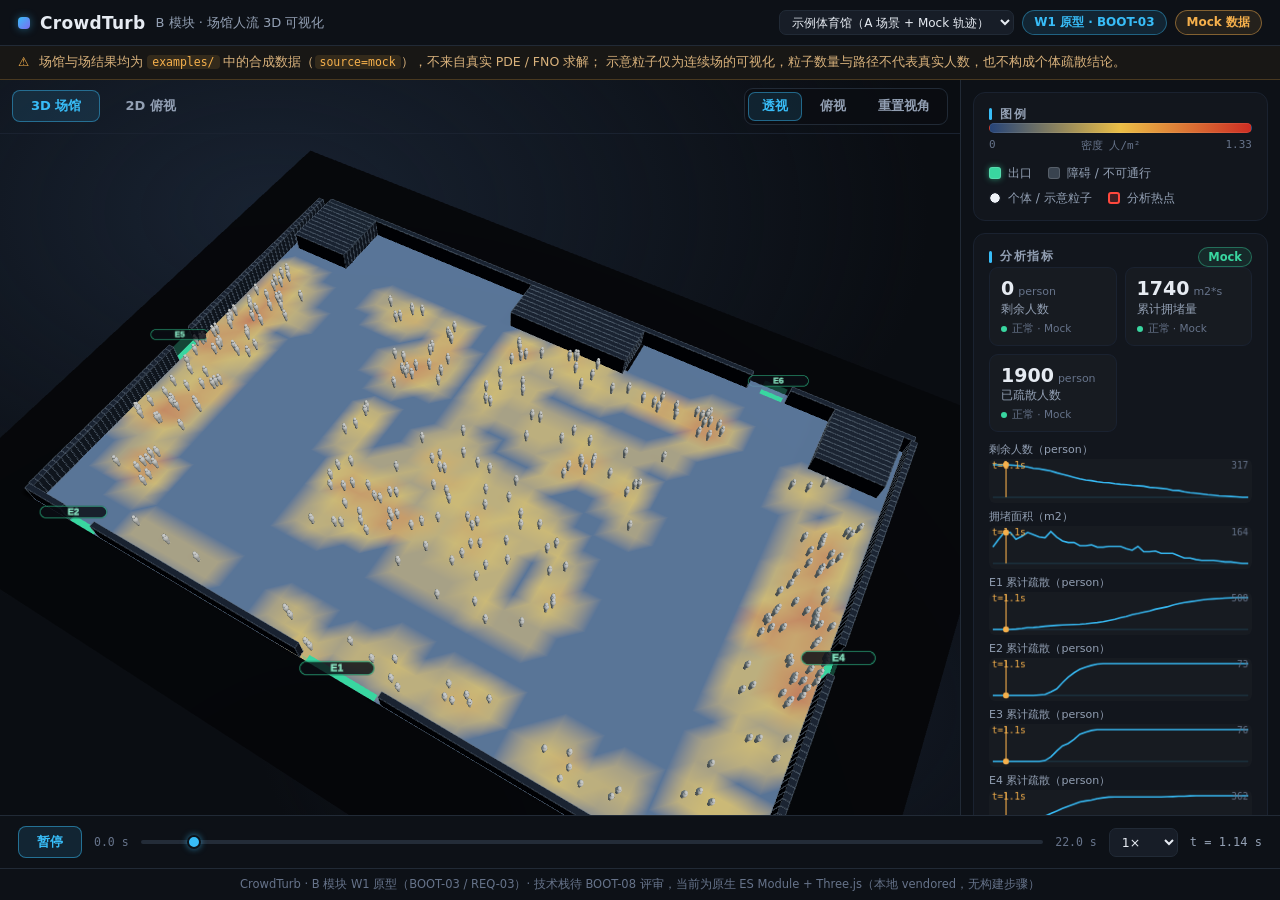
<file: apps/web/prototype/index.html>
<!DOCTYPE html>
<html lang="zh-CN">
<head>
  <meta charset="UTF-8" />
  <meta name="viewport" content="width=device-width, initial-scale=1.0" />
  <title>CrowdTurb — B 模块可视化原型（Mock 数据）</title>
  <link rel="stylesheet" href="./style.css" />
  <script type="importmap">
    {
      "imports": {
        "three": "./lib/three.module.js",
        "three/addons/": "./lib/"
      }
    }
  </script>
</head>
<body>
  <header class="app-header">
    <div class="brand">
      <span class="brand-mark" aria-hidden="true"></span>
      <span class="brand-name">CrowdTurb</span>
      <span class="brand-sub">B 模块 · 场馆人流 3D 可视化</span>
    </div>
    <div class="header-badges">
      <select id="dataset-select" aria-label="数据集" title="切换数据集">
        <option value="gym">示例体育馆（A 场景 + Mock 轨迹）</option>
        <option value="legacy-mock">W1 Mock 小样例（4×3）</option>
      </select>
      <span class="badge badge-w1">W1 原型 · BOOT-03</span>
      <span class="badge badge-mock">Mock 数据</span>
    </div>
  </header>

  <div class="mock-banner" role="note">
    <span class="mock-banner-icon" aria-hidden="true">⚠</span>
    <span>
      场馆与场结果均为 <code>examples/</code> 中的合成数据（<code>source=mock</code>），不来自真实 PDE / FNO 求解；
      示意粒子仅为连续场的可视化，粒子数量与路径不代表真实人数，也不构成个体疏散结论。
    </span>
  </div>

  <main class="layout">
    <section class="stage">
      <div class="stage-tabs" role="tablist" aria-label="视图切换">
        <button id="tab-3d" type="button" role="tab" class="stage-tab active" aria-selected="true" aria-controls="viewport-3d">3D 场馆</button>
        <button id="tab-2d" type="button" role="tab" class="stage-tab" aria-selected="false" aria-controls="view-2d-pane">2D 俯视</button>
        <div class="stage-spacer"></div>
        <div class="view-toolbar" role="group" aria-label="3D 视角切换">
          <button id="btn-view-persp" type="button" class="view-btn active">透视</button>
          <button id="btn-view-top" type="button" class="view-btn">俯视</button>
          <button id="btn-view-reset" type="button" class="view-btn">重置视角</button>
        </div>
      </div>

      <div id="viewport-3d" class="viewport-3d" role="tabpanel" aria-label="3D 场馆视图"></div>

      <div id="view-2d-pane" class="view-2d-pane hidden" role="tabpanel">
        <canvas id="view-2d" width="1200" height="900"></canvas>
        <p id="cell-info" class="hint cell-info-bar">将鼠标移到俯视图上查看单元数据。</p>
      </div>
    </section>

    <aside class="sidebar">
      <div class="panel">
        <h2>图例</h2>
        <div class="legend-gradient">
          <span id="legend-threshold" class="legend-notch" hidden></span>
        </div>
        <div class="legend-scale-labels">
          <span>0</span>
          <span>密度 人/m²</span>
          <span id="legend-dmax">—</span>
        </div>
        <div class="legend-items">
          <div class="legend-item"><span class="swatch exit"></span>出口</div>
          <div class="legend-item"><span class="swatch obstacle"></span>障碍 / 不可通行</div>
          <div class="legend-item"><span class="swatch particle"></span>个体 / 示意粒子</div>
          <div class="legend-item"><span class="swatch hotspot"></span>分析热点</div>
        </div>
      </div>

      <div class="panel" id="analysis-panel">
        <div class="panel-head-row">
          <h2>分析指标</h2>
          <span id="analysis-source" class="status-badge">—</span>
        </div>
        <div id="analysis-body" class="analysis-body">
          <p class="hint">正在加载分析结果…</p>
        </div>
      </div>

      <div class="panel">
        <div class="panel-head-row">
          <h2>数据与契约自检</h2>
          <span id="status-summary" class="status-badge ok">…</span>
          <button id="status-toggle" type="button" class="btn-ghost" aria-expanded="false">详情</button>
        </div>
        <ul id="status" class="status-list hidden"><li class="pending">正在加载 Mock 数据…</li></ul>
      </div>
    </aside>
  </main>

  <div class="controls-bar">
    <button id="btn-play" type="button" class="btn-primary">暂停</button>
    <span id="time-min" class="time-bound">0.0 s</span>
    <input id="timeline" type="range" min="0" max="1000" step="1" value="0" aria-label="时间轴" />
    <span id="time-max" class="time-bound">1.0 s</span>
    <select id="speed" aria-label="播放倍速">
      <option value="0.5">0.5×</option>
      <option value="1" selected>1×</option>
      <option value="2">2×</option>
      <option value="4">4×</option>
    </select>
    <span id="time-label" class="time-label">t = 0.00 s</span>
  </div>

  <footer class="page-footer">
    CrowdTurb · B 模块 W1 原型（BOOT-03 / REQ-03）· 技术栈待 BOOT-08 评审，当前为原生 ES Module + Three.js（本地 vendored，无构建步骤）
  </footer>

  <script type="module" src="./main.js"></script>
</body>
</html>
</file>
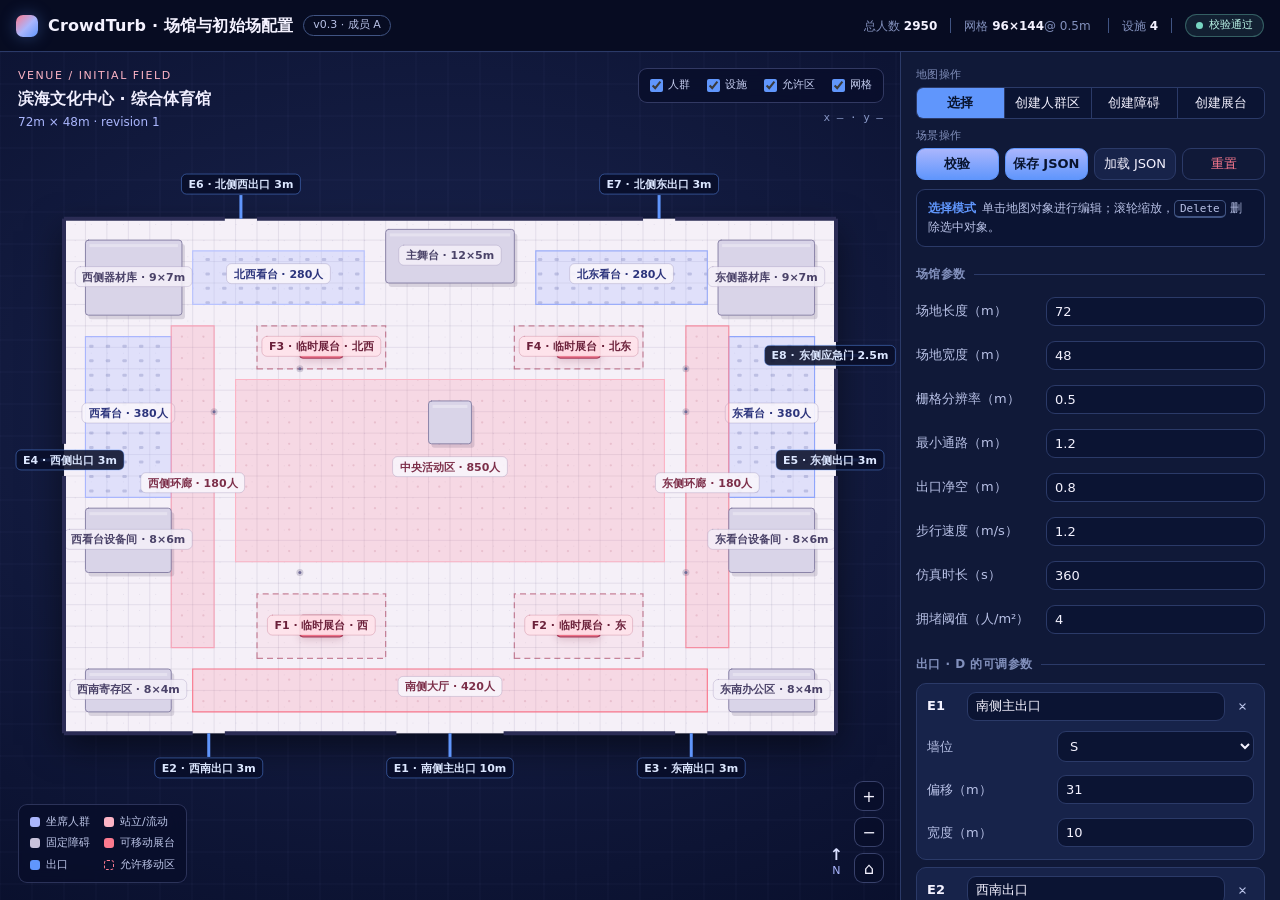
<file: apps/web/scene-config/editor/editor.html>
<!DOCTYPE html>
<html lang="zh-CN">
<head>
<meta charset="UTF-8">
<meta name="viewport" content="width=device-width, initial-scale=1.0">
<title>CrowdTurb — 场馆与初始场配置编辑器 v0.3（成员 A）</title>
<style>
  :root {
    color-scheme: dark;
    --bg:#080e2a; --panel:#101938; --card:#17234a; --card-hover:#1f2d58;
    --field:#0b1433; --border:#2b3a68; --border-strong:#405483;
    --text:#f4f2ff; --muted:#b8c1e6; --faint:#8290bc;
    --accent:#6096fc; --accent-deep:#112b8c; --ok:#77d6c2;
    --warn:#fcb4c5; --danger:#fb7a8f; --facility:#fb7a8f;
    --font-sans:"Inter","HarmonyOS Sans SC","MiSans",system-ui,-apple-system,BlinkMacSystemFont,
      "Segoe UI","PingFang SC","Microsoft YaHei UI","Microsoft YaHei",sans-serif;
    --font-mono:"Cascadia Code","SFMono-Regular",Consolas,monospace;
    --text-xs:11px; --text-sm:12px; --text-base:13px; --text-md:14px; --text-lg:16px;
    --weight-regular:400; --weight-semibold:600;
  }
  * { box-sizing:border-box; }
  body { margin:0; height:100vh; display:flex; flex-direction:column; overflow:hidden;
    font:var(--text-base)/1.5 var(--font-sans); font-weight:var(--weight-regular);
    -webkit-font-smoothing:antialiased; text-rendering:optimizeLegibility;
    color:var(--text); background:var(--bg); }
  b,strong { font-weight:var(--weight-semibold); }
  ::-webkit-scrollbar { width:9px; height:9px; }
  ::-webkit-scrollbar-thumb { background:var(--border); border-radius:6px; border:2px solid var(--panel); }
  ::-webkit-scrollbar-track { background:transparent; }
  header { min-height:52px; background:#070c22; border-bottom:1px solid var(--border);
    padding:8px 16px; display:flex; align-items:center; gap:10px; flex-wrap:wrap; }
  .logo { width:22px; height:22px; border-radius:7px; flex:none;
    background:linear-gradient(135deg,#fb7a8f,#aab6fd 52%,#6096fc); box-shadow:0 0 16px rgba(96,150,252,.34); }
  header h1 { font-size:var(--text-lg); font-weight:var(--weight-semibold); margin:0; letter-spacing:.01em; }
  .chip { font-size:var(--text-xs); color:var(--muted); border:1px solid var(--border-strong);
    border-radius:999px; padding:1px 9px; white-space:nowrap; }
  .summary { margin-left:auto; display:flex; align-items:center; gap:13px; color:var(--muted);
    font-size:var(--text-sm); flex-wrap:wrap; }
  .summary b { color:var(--text); font-weight:var(--weight-semibold); font-variant-numeric:tabular-nums; }
  .summary i { font-style:normal; margin-right:4px; color:var(--faint); }
  .summary .sep { width:1px; height:15px; background:var(--border-strong); }
  .pill { display:inline-flex; align-items:center; gap:6px; border-radius:999px; padding:2px 10px;
    font-size:var(--text-xs); border:1px solid transparent; white-space:nowrap; }
  .pill .dot { width:7px; height:7px; border-radius:50%; }
  .pill.ok { color:#b8f2e5; background:rgba(119,214,194,.1); border-color:rgba(119,214,194,.34); }
  .pill.ok .dot { background:var(--ok); }
  .pill.warn { color:#ffd9e4; background:rgba(252,180,197,.1); border-color:rgba(252,180,197,.36); }
  .pill.warn .dot { background:var(--warn); }
  .pill.error { color:#ffc4d0; background:rgba(251,122,143,.11); border-color:rgba(251,122,143,.4); }
  .pill.error .dot { background:var(--danger); }
  .pill.idle { color:var(--muted); background:var(--card); border-color:var(--border); }
  .pill.idle .dot { background:var(--faint); }

  main { flex:1; display:flex; min-height:0; }
  #canvasWrap { flex:1; position:relative; min-width:420px; overflow:hidden;
    background:radial-gradient(1200px 850px at 48% 42%,#1b2550 0%,#080e2a 76%); }
  canvas { position:absolute; inset:0; width:100%; height:100%; touch-action:none; }
  #panel { width:380px; flex:none; background:var(--panel); border-left:1px solid var(--border);
    overflow-y:auto; padding:14px 15px 24px; font-family:var(--font-sans);
    font-size:var(--text-md); line-height:1.55; font-weight:var(--weight-regular); }
  #panel button { font-size:var(--text-base); }
  .map-title { position:absolute; left:18px; top:16px; pointer-events:none; z-index:2; }
  .map-title .eyebrow { color:#fcb4c5; font-size:var(--text-xs); letter-spacing:.14em; text-transform:uppercase; }
  .map-title .name { margin-top:2px; font-size:var(--text-lg); font-weight:var(--weight-semibold); color:#f1efff; }
  .map-title .sub { color:#aab6fd; font-size:var(--text-sm); margin-top:2px; }
  .layers { position:absolute; right:16px; top:16px; z-index:3; display:flex; gap:5px; flex-wrap:wrap;
    padding:5px; border:1px solid rgba(170,182,253,.26); border-radius:9px; background:rgba(8,14,42,.78);
    backdrop-filter:blur(8px); }
  .layers label { display:flex; align-items:center; gap:5px; color:#c6cef0; font-size:var(--text-xs);
    padding:3px 6px; border-radius:5px; cursor:pointer; }
  .layers label:hover { background:rgba(96,150,252,.16); }
  .layers input { accent-color:var(--accent); margin:0; }
  .legend { position:absolute; left:18px; bottom:17px; z-index:2; display:grid; grid-template-columns:repeat(2,auto);
    gap:5px 14px; padding:9px 11px; border:1px solid rgba(170,182,253,.22); border-radius:9px;
    background:rgba(8,14,42,.78); backdrop-filter:blur(8px); color:#bdc6e8; font-size:var(--text-xs); pointer-events:none; }
  .legend span { display:flex; align-items:center; gap:6px; white-space:nowrap; }
  .legend i { width:10px; height:10px; border-radius:3px; display:inline-block; }
  .map-tools { position:absolute; right:16px; bottom:17px; z-index:3; display:flex; flex-direction:column; gap:6px; }
  .map-tools button { width:30px; height:30px; justify-content:center; padding:0; font-size:16px;
    background:rgba(8,14,42,.82); border-color:rgba(170,182,253,.3); }
  .north { position:absolute; right:57px; bottom:21px; z-index:2; color:#aab6fd; font-size:var(--text-xs); text-align:center; pointer-events:none; }
  .north b { display:block; font-size:var(--text-lg); line-height:1; color:#d9dfff; }
  #coordReadout { position:absolute; right:17px; top:58px; z-index:2; color:#8998c7;
    font:var(--text-xs)/1.4 var(--font-mono); pointer-events:none; }

  .toolbar { display:grid; gap:8px; margin-bottom:9px; }
  .toolbar-caption { margin:0 0 4px; color:var(--faint); font-size:var(--text-xs); letter-spacing:.04em; }
  .toolbar-actions { display:grid; grid-template-columns:repeat(4,minmax(0,1fr)); gap:6px; }
  .toolbar-actions button { justify-content:center; padding:6px 4px; white-space:nowrap; }
  .seg { display:grid; grid-template-columns:repeat(4,minmax(0,1fr)); border:1px solid var(--border); border-radius:7px; overflow:hidden; background:var(--field); }
  .seg button { justify-content:center; border:0; border-radius:0; background:transparent; padding:6px 4px; white-space:nowrap; }
  .seg button + button { border-left:1px solid var(--border); }
  .seg button.active { background:var(--accent); color:#08142f; }
  button,input,select,textarea { font-family:inherit; }
  button { display:inline-flex; align-items:center; gap:6px; padding:7px 10px; border:1px solid var(--border);
    border-radius:9px; background:var(--card); color:var(--text); cursor:pointer;
    font-size:var(--text-base); font-weight:var(--weight-regular);
    transition:background .15s,border-color .15s,color .15s; }
  button:hover { background:var(--card-hover); border-color:var(--border-strong); }
  button.primary { background:linear-gradient(180deg,#aab6fd,#6096fc); border-color:#6096fc; color:#08142f; font-weight:var(--weight-semibold); }
  button.primary:hover { background:linear-gradient(180deg,#bcc6ff,#74a7ff); }
  button.ghost-danger { background:transparent; color:var(--danger); }
  button.ghost-danger:hover { background:rgba(251,122,143,.12); border-color:rgba(251,122,143,.48); }
  button.active { background:var(--accent); border-color:var(--accent); color:#08142f; font-weight:var(--weight-semibold); }
  button svg { width:13px; height:13px; flex:none; }
  .iconbtn { padding:2px; width:23px; height:23px; justify-content:center; border-radius:6px;
    color:var(--muted); background:transparent; border-color:transparent; }
  .iconbtn:hover { color:var(--danger); background:rgba(251,122,143,.12); border-color:transparent; }
  .iconbtn svg { width:11px; height:11px; }

  h3 { font-size:var(--text-sm); font-weight:var(--weight-semibold); color:var(--faint); letter-spacing:.04em; margin:18px 0 9px;
    display:flex; align-items:center; gap:8px; }
  h3::after { content:""; flex:1; height:1px; background:var(--border); }
  .row { display:flex; gap:6px; align-items:center; margin:5px 0; flex-wrap:wrap; }
  .param-form { display:grid; gap:8px; }
  .param-row { display:grid; grid-template-columns:120px minmax(0,1fr); gap:10px; align-items:center; min-height:36px; }
  .param-label { color:var(--muted); font-size:var(--text-base); line-height:1.4; }
  .param-control { min-width:0; display:flex; align-items:center; gap:6px; }
  .param-control > input,.param-control > select { width:100%; min-width:0; }
  .param-control .readonly { display:block; width:100%; padding:6px 9px; border:1px solid var(--border);
    border-radius:9px; background:rgba(11,20,51,.55); color:var(--text); font-size:var(--text-base); }
  .actions { display:flex; gap:7px; flex-wrap:wrap; align-items:center; margin-top:11px; }
  input,select { padding:6px 8px; border:1px solid var(--border); border-radius:9px; font-size:var(--text-base);
    width:100%; background:var(--field); color:var(--text); font-variant-numeric:tabular-nums; }
  input:focus,select:focus { outline:none; border-color:var(--accent); box-shadow:0 0 0 2px rgba(96,150,252,.22); }
  input.wide { width:100%; }
  input[type=checkbox] { width:auto; accent-color:var(--accent); }
  .item { border:1px solid var(--border); border-radius:10px; background:var(--card); padding:8px 10px;
    margin:7px 0; cursor:pointer; font-size:var(--text-base); transition:border-color .15s,background .15s; }
  .item:hover { background:var(--card-hover); }
  .item.sel { border-color:var(--accent); background:rgba(96,150,252,.1); }
  .item.fac.sel { border-color:var(--facility); background:rgba(251,122,143,.1); }
  .item .nm { font-weight:var(--weight-semibold); }
  .item .sub { color:var(--muted); }
  .swatch { display:inline-block; width:9px; height:9px; border-radius:3px; margin-right:6px; vertical-align:baseline; }
  .mini { font-size:var(--text-xs); color:var(--muted); white-space:nowrap; }
  .exit-head { display:grid; grid-template-columns:34px minmax(0,1fr) 23px; gap:6px; align-items:center; margin:0; }
  .exit-head input { width:100%; min-width:0; }
  .exit-props { display:grid; gap:7px; margin-top:8px; }
  .tag { font-style:normal; font-size:var(--text-xs); color:var(--warn); border:1px solid rgba(252,180,197,.4);
    border-radius:5px; padding:0 4px; margin-left:5px; }
  .prob { border-radius:9px; padding:8px 10px; margin:6px 0; font-size:var(--text-base); display:flex; gap:8px;
    align-items:baseline; border:1px solid transparent; }
  .prob .pdot { flex:none; width:7px; height:7px; border-radius:50%; position:relative; top:-1px; }
  .prob.error { background:rgba(251,122,143,.1); border-color:rgba(251,122,143,.34); color:#ffc4d0; }
  .prob.error .pdot { background:var(--danger); }
  .prob.warning { background:rgba(252,180,197,.09); border-color:rgba(252,180,197,.32); color:#ffd9e4; }
  .prob.warning .pdot { background:var(--warn); }
  .hint { color:var(--muted); font-size:var(--text-sm); }
  .val-ok { color:var(--ok); font-weight:var(--weight-semibold); }
  .val-over { color:var(--warn); font-weight:var(--weight-semibold); }
  .facility-badge { color:#ffd0dc; border:1px solid rgba(251,122,143,.42); background:rgba(251,122,143,.1);
    border-radius:6px; padding:0 5px; font-size:var(--text-xs); }
  kbd { font:var(--text-xs)/1 var(--font-mono); background:var(--field); border:1px solid var(--border-strong);
    border-bottom-width:2px; border-radius:5px; padding:1px 5px; color:var(--muted); }
  .checkline { display:flex; align-items:center; gap:7px; color:var(--muted); font-size:var(--text-base); }
  .mode-hint { margin:0 0 9px; padding:9px 11px; border:1px solid var(--border); border-radius:9px;
    background:var(--field); color:var(--muted); font-size:var(--text-sm); line-height:1.6; }
  .mode-hint b { color:var(--accent); font-weight:var(--weight-semibold); margin-right:6px; }
  .action-notice { margin:0 0 9px; padding:9px 11px; border:1px solid rgba(96,150,252,.34);
    border-radius:9px; background:rgba(96,150,252,.09); color:#dce7ff; font-size:var(--text-sm); }
  .action-notice:empty { display:none; }
  .action-notice.success { border-color:rgba(119,214,194,.34); background:rgba(119,214,194,.09); color:#b8f2e5; }
  .action-notice.error { border-color:rgba(251,122,143,.4); background:rgba(251,122,143,.1); color:#ffc4d0; }
  @media (max-width:900px) {
    #panel { width:344px; padding-left:12px; padding-right:12px; }
    #canvasWrap { min-width:360px; }
    .param-row { grid-template-columns:112px minmax(0,1fr); }
  }
  @media (max-width:680px) {
    #panel { width:320px; }
    #canvasWrap { min-width:300px; }
    .param-row { grid-template-columns:104px minmax(0,1fr); }
  }
</style>
</head>
<body>
<header>
  <span class="logo"></span>
  <h1>CrowdTurb · 场馆与初始场配置</h1>
  <span class="chip">v0.3 · 成员 A</span>
  <div class="summary" id="summary">—</div>
</header>
<main>
  <div id="canvasWrap">
    <canvas id="cv"></canvas>
    <div class="map-title">
      <div class="eyebrow">Venue / Initial Field</div>
      <div class="name" id="mapName">综合体育馆</div>
      <div class="sub" id="mapSub">平面布置与初始人群配置</div>
    </div>
    <div class="layers">
      <label><input type="checkbox" id="layerZones" checked>人群</label>
      <label><input type="checkbox" id="layerFacilities" checked>设施</label>
      <label><input type="checkbox" id="layerRegions" checked>允许区</label>
      <label><input type="checkbox" id="layerGrid" checked>网格</label>
    </div>
    <div id="coordReadout">x — · y —</div>
    <div class="legend">
      <span><i style="background:#aab6fd"></i>坐席人群</span>
      <span><i style="background:#fcb4c5"></i>站立/流动</span>
      <span><i style="background:#c9c3dc"></i>固定障碍</span>
      <span><i style="background:#fb7a8f"></i>可移动展台</span>
      <span><i style="background:#6096fc"></i>出口</span>
      <span><i style="background:transparent;border:1px dashed #fb7a8f"></i>允许移动区</span>
    </div>
    <div class="north"><b>↑</b>N</div>
    <div class="map-tools">
      <button id="zoomIn" title="放大">+</button>
      <button id="zoomOut" title="缩小">−</button>
      <button id="fitView" title="适应窗口">⌂</button>
    </div>
  </div>
  <div id="panel">
    <div class="toolbar">
      <div>
        <div class="toolbar-caption">地图操作</div>
        <div class="seg">
          <button id="btnSelect" class="active" title="单击地图对象进行选择与编辑">选择</button>
          <button id="btnZone" title="切换模式后，在地图上拖拽创建人群区">创建人群区</button>
          <button id="btnObstacle" title="切换模式后，在地图上拖拽创建固定障碍">创建障碍</button>
          <button id="btnFacility" title="切换模式后，在地图上拖拽创建可移动展台">创建展台</button>
        </div>
      </div>
      <div>
        <div class="toolbar-caption">场景操作</div>
        <div class="toolbar-actions">
          <button id="btnCheck" class="primary" title="检查越界、重叠、出口、通路和人群覆盖">校验</button>
          <button id="btnSave" class="primary" title="校验后下载当前场景 JSON 文件">保存 JSON</button>
          <button id="btnLoad" title="打开本地场景 JSON 文件">加载 JSON</button>
          <button id="btnReset" class="ghost-danger" title="恢复内置复杂场馆示例，需确认">重置</button>
        </div>
      </div>
      <input type="file" id="fileIn" accept=".json" style="display:none">
    </div>
    <div id="modeHint" class="mode-hint" role="status" aria-live="polite"></div>
    <div id="actionNotice" class="action-notice" role="status" aria-live="polite"></div>
    <div id="problemBox"></div>
    <h3>场馆参数</h3>
    <div id="geoBox"></div>
    <h3>出口 · D 的可调参数</h3>
    <div id="exitBox"></div>
    <h3>通道 · D 的可调参数</h3>
    <div id="passageBox"></div>
    <h3>可移动设施 · D 的候选输入</h3>
    <div id="facilityBox"></div>
    <h3>选中对象</h3>
    <div id="selBox"></div>
    <h3>人群区列表</h3>
    <div id="zoneBox"></div>
  </div>
</main>
<script>
"use strict";

const VERSION = "0.3";
const EPS = 1e-9;
const JAM_DEFAULT = 4.0;
const WALL_MARGIN = 0.3;
const DEFAULT_MIN_PASSAGE = 0.9;
const DEFAULT_EXIT_CLEARANCE = 0.5;

const I = {
  plus:'<svg viewBox="0 0 16 16" fill="none" stroke="currentColor" stroke-width="1.7" stroke-linecap="round"><path d="M8 3.2v9.6M3.2 8h9.6"/></svg>',
  trash:'<svg viewBox="0 0 16 16" fill="none" stroke="currentColor" stroke-width="1.5" stroke-linecap="round" stroke-linejoin="round"><path d="M2.8 4.3h10.4M6.3 4.3V2.8h3.4v1.5M4.3 4.3l.7 9.2h6l.7-9.2"/><path d="M6.7 7v4.2M9.3 7v4.2"/></svg>',
  x:'<svg viewBox="0 0 16 16" fill="none" stroke="currentColor" stroke-width="1.8" stroke-linecap="round"><path d="M4.2 4.2l7.6 7.6M11.8 4.2l-7.6 7.6"/></svg>'
};

function defaultScene() {
  return {
    version: VERSION,
    meta: {
      name:"滨海文化中心 · 综合体育馆", author:"A", created:new Date().toISOString().slice(0,10),
      revision:1, parent_revision:null,
      notes:"v0.2 复杂场馆示例：分层看台、中央活动区、环形通道、固定功能房和四个可移动临时展台。参考公共建筑平面语言，非任何真实场馆复制。"
    },
    geometry: {
      size:[72.0,48.0], resolution:0.5,
      walls:[
        [14,15,22,15],[50,15,58,15],[14,34,22,34],[50,34,58,34],
        [14,18,14,30],[58,18,58,30]
      ],
      layout_policy:{ min_passage_width:1.2, exit_clearance:0.8 },
      obstacles:[
        { name:"主舞台", x:30, y:42, w:12, h:5 },
        { name:"西侧器材库", x:2, y:39, w:9, h:7 },
        { name:"东侧器材库", x:61, y:39, w:9, h:7 },
        { name:"西看台设备间", x:2, y:15, w:8, h:6 },
        { name:"东看台设备间", x:62, y:15, w:8, h:6 },
        { name:"西南寄存区", x:2, y:2, w:8, h:4 },
        { name:"东南办公区", x:62, y:2, w:8, h:4 },
        { name:"中央电子屏基座", x:34, y:27, w:4, h:4 }
      ],
      facilities:[
        { id:"F1", name:"临时展台 · 西", kind:"exhibit", effect:"block", center:[24,10], length:4, width:2,
          rotation_deg:0, movable:true, resizable:false,
          allowed_region:[[18,7],[30,7],[30,13],[18,13]] },
        { id:"F2", name:"临时展台 · 东", kind:"exhibit", effect:"block", center:[48,10], length:4, width:2,
          rotation_deg:0, movable:true, resizable:false,
          allowed_region:[[42,7],[54,7],[54,13],[42,13]] },
        { id:"F3", name:"临时展台 · 北西", kind:"exhibit", effect:"block", center:[24,36], length:4, width:2,
          rotation_deg:0, movable:true, resizable:false,
          allowed_region:[[18,34],[30,34],[30,38],[18,38]] },
        { id:"F4", name:"临时展台 · 北东", kind:"exhibit", effect:"block", center:[48,36], length:4, width:2,
          rotation_deg:0, movable:true, resizable:false,
          allowed_region:[[42,34],[54,34],[54,38],[42,38]] }
      ]
    },
    exits:[
      { id:"E1", name:"南侧主出口", side:"S", offset:31, width:10 },
      { id:"E2", name:"西南出口", side:"S", offset:12, width:3 },
      { id:"E3", name:"东南出口", side:"S", offset:57, width:3 },
      { id:"E4", name:"西侧出口", side:"W", offset:24, width:3 },
      { id:"E5", name:"东侧出口", side:"E", offset:24, width:3 },
      { id:"E6", name:"北侧西出口", side:"N", offset:15, width:3 },
      { id:"E7", name:"北侧东出口", side:"N", offset:54, width:3 },
      { id:"E8", name:"东侧应急门", side:"E", offset:34, width:2.5 }
    ],
    crowd:{ zones:[
      { id:"Z1", name:"西看台", polygon:[[2,22],[10,22],[10,37],[2,37]], count:380, profile:"seated" },
      { id:"Z2", name:"东看台", polygon:[[62,22],[70,22],[70,37],[62,37]], count:380, profile:"seated" },
      { id:"Z3", name:"北西看台", polygon:[[12,40],[28,40],[28,45],[12,45]], count:280, profile:"seated" },
      { id:"Z4", name:"北东看台", polygon:[[44,40],[60,40],[60,45],[44,45]], count:280, profile:"seated" },
      { id:"Z5", name:"中央活动区", polygon:[[16,16],[56,16],[56,33],[16,33]], count:850, profile:"standing" },
      { id:"Z6", name:"南侧大厅", polygon:[[12,2],[60,2],[60,6],[12,6]], count:420, profile:"standing" },
      { id:"Z7", name:"西侧环廊", polygon:[[10,8],[14,8],[14,38],[10,38]], count:180, profile:"standing" },
      { id:"Z8", name:"东侧环廊", polygon:[[58,8],[62,8],[62,38],[58,38]], count:180, profile:"standing" }
    ]},
    params:{ walk_speed:1.2, T:360, dt:0.1, jam_density:4.0 }
  };
}

let scene = defaultScene();
let sel = null;
let mode = "select";
let dragStart = null, dragNow = null;
let problems = null;
let badCells = [];
let dirty = false;
let showZones = true, showFacilities = true, showRegions = true, showGrid = true;

function esc(s) { return String(s).replace(/[&<>"]/g,c=>({"&":"&amp;","<":"&lt;",">":"&gt;",'"':"&quot;"}[c])); }
const $ = id => document.getElementById(id);
const clamp = (v,a,b) => Math.max(a,Math.min(b,v));
const facilities = () => scene.geometry.facilities || [];
const passages = () => scene.geometry.passages || [];
function passageEnvelope(p){
  const [x,y]=p.center,w=p.direction==="x"?p.length:p.envelope_width,h=p.direction==="x"?p.envelope_width:p.length;
  return rectPolygon(x-w/2,y-h/2,w,h);
}
function passageBanks(p){
  const t=(p.envelope_width-p.width)/2;if(t<=EPS)return [];
  const [x,y]=p.center;
  const boxes=p.direction==="x"?
    [[x-p.length/2,y-p.envelope_width/2,p.length,t],[x-p.length/2,y+p.width/2,p.length,t]]:
    [[x-p.envelope_width/2,y-p.length/2,t,p.length],[x+p.width/2,y-p.length/2,t,p.length]];
  return boxes.map(([x,y,w,h],i)=>({name:`通道 ${p.id} 隔挡 ${i+1}`,x,y,w,h,generated:true}));
}
const effectiveObstacles = () => [...scene.geometry.obstacles,...passages().flatMap(passageBanks)];
const layoutPolicy = () => Object.assign({min_passage_width:DEFAULT_MIN_PASSAGE,exit_clearance:DEFAULT_EXIT_CLEARANCE},scene.geometry.layout_policy||{});

function polyArea(poly) { let s=0; for(let k=0;k<poly.length;k++){ const a=poly[k],b=poly[(k+1)%poly.length]; s+=a[0]*b[1]-b[0]*a[1]; } return Math.abs(s)/2; }
function centroid(poly) { let x=0,y=0; for(const p of poly){x+=p[0];y+=p[1];} return [x/poly.length,y/poly.length]; }
function pointOnSegment(px,py,x1,y1,x2,y2,tol=EPS) {
  const cross=(x2-x1)*(py-y1)-(y2-y1)*(px-x1);
  if(Math.abs(cross)>tol*Math.max(1,Math.hypot(x2-x1,y2-y1))) return false;
  return px>=Math.min(x1,x2)-tol&&px<=Math.max(x1,x2)+tol&&py>=Math.min(y1,y2)-tol&&py<=Math.max(y1,y2)+tol;
}
function pointInPolygon(px,py,poly,includeBoundary=false) {
  if(includeBoundary) for(let k=0;k<poly.length;k++){
    const a=poly[k],b=poly[(k+1)%poly.length];
    if(pointOnSegment(px,py,a[0],a[1],b[0],b[1])) return true;
  }
  let inside=false;
  for(let k=0;k<poly.length;k++){
    const a=poly[k],b=poly[(k+1)%poly.length];
    if((a[1]>py)!==(b[1]>py)){
      const xin=a[0]+(py-a[1])*(b[0]-a[0])/(b[1]-a[1]);
      if(px<xin) inside=!inside;
    }
  }
  return inside;
}
function pointStrictlyInside(px,py,poly) {
  for(let k=0;k<poly.length;k++){
    const a=poly[k],b=poly[(k+1)%poly.length];
    if(pointOnSegment(px,py,a[0],a[1],b[0],b[1])) return false;
  }
  return pointInPolygon(px,py,poly,false);
}
function facilityPolygon(f) {
  const [cx,cy]=f.center, hl=f.length/2, hw=f.width/2, th=f.rotation_deg*Math.PI/180, c=Math.cos(th), s=Math.sin(th);
  return [[-hl,-hw],[hl,-hw],[hl,hw],[-hl,hw]].map(([x,y])=>[cx+x*c-y*s,cy+x*s+y*c]);
}
function rectPolygon(x,y,w,h) { return [[x,y],[x+w,y],[x+w,y+h],[x,y+h]]; }
function polygonInsideRect(poly,x0,y0,x1,y1,tol=EPS) { return poly.every(p=>p[0]>=x0-tol&&p[0]<=x1+tol&&p[1]>=y0-tol&&p[1]<=y1+tol); }
function orient(ax,ay,bx,by,cx,cy) { return (bx-ax)*(cy-ay)-(by-ay)*(cx-ax); }
function segmentsProperlyIntersect(p1,p2,q1,q2,tol=EPS) {
  const o1=orient(p1[0],p1[1],p2[0],p2[1],q1[0],q1[1]);
  const o2=orient(p1[0],p1[1],p2[0],p2[1],q2[0],q2[1]);
  const o3=orient(q1[0],q1[1],q2[0],q2[1],p1[0],p1[1]);
  const o4=orient(q1[0],q1[1],q2[0],q2[1],p2[0],p2[1]);
  return ((o1>tol&&o2<-tol)||(o1<-tol&&o2>tol))&&((o3>tol&&o4<-tol)||(o3<-tol&&o4>tol));
}
function convexOverlap(a,b,tol=EPS) {
  for(const poly of [a,b]) for(let k=0;k<poly.length;k++){
    const p=poly[k],q=poly[(k+1)%poly.length];
    let ax=-(q[1]-p[1]),ay=q[0]-p[0]; const n=Math.hypot(ax,ay);
    if(n<EPS) continue; ax/=n; ay/=n;
    const pa=a.map(v=>v[0]*ax+v[1]*ay),pb=b.map(v=>v[0]*ax+v[1]*ay);
    if(Math.max(...pa)<=Math.min(...pb)+tol||Math.max(...pb)<=Math.min(...pa)+tol) return false;
  }
  return true;
}
function segmentPolygonInterior(p1,p2,poly) {
  if(pointStrictlyInside(p1[0],p1[1],poly)||pointStrictlyInside(p2[0],p2[1],poly)) return true;
  for(let k=0;k<poly.length;k++) if(segmentsProperlyIntersect(p1,p2,poly[k],poly[(k+1)%poly.length])) return true;
  return false;
}
function polygonInsidePolygon(inner,outer,tol=EPS) {
  if(!inner.every(p=>pointInPolygon(p[0],p[1],outer,true))) return false;
  for(let i=0;i<inner.length;i++) for(let j=0;j<outer.length;j++)
    if(segmentsProperlyIntersect(inner[i],inner[(i+1)%inner.length],outer[j],outer[(j+1)%outer.length],tol)) return false;
  for(const p of outer) if(pointStrictlyInside(p[0],p[1],inner)) return false;
  for(let i=0;i<inner.length;i++){
    const p=inner[i],q=inner[(i+1)%inner.length],dx=q[0]-p[0],dy=q[1]-p[1],n=Math.hypot(dx,dy);
    if(n<EPS) continue;
    const mx=(p[0]+q[0])/2,my=(p[1]+q[1])/2,nx=-dy/n,ny=dx/n;
    for(const sign of [1,-1]){
      const x=mx+sign*1e-6*nx,y=my+sign*1e-6*ny;
      if(pointStrictlyInside(x,y,inner)){
        if(!pointInPolygon(x,y,outer,true)) return false;
        break;
      }
    }
  }
  return true;
}
function pointSegmentDistance(px,py,x1,y1,x2,y2) {
  const dx=x2-x1,dy=y2-y1,l2=dx*dx+dy*dy;
  if(l2<=EPS) return Math.hypot(px-x1,py-y1);
  const t=clamp(((px-x1)*dx+(py-y1)*dy)/l2,0,1);
  return Math.hypot(px-(x1+t*dx),py-(y1+t*dy));
}
function segmentSegmentDistance(p1,p2,q1,q2) {
  if(segmentsProperlyIntersect(p1,p2,q1,q2)) return 0;
  return Math.min(pointSegmentDistance(p1[0],p1[1],q1[0],q1[1],q2[0],q2[1]),
    pointSegmentDistance(p2[0],p2[1],q1[0],q1[1],q2[0],q2[1]),
    pointSegmentDistance(q1[0],q1[1],p1[0],p1[1],p2[0],p2[1]),
    pointSegmentDistance(q2[0],q2[1],p1[0],p1[1],p2[0],p2[1]));
}
function segmentPolygonDistance(p1,p2,poly) {
  if(pointInPolygon(p1[0],p1[1],poly,true)||pointInPolygon(p2[0],p2[1],poly,true)) return 0;
  let d=Infinity;
  for(let k=0;k<poly.length;k++) d=Math.min(d,segmentSegmentDistance(p1,p2,poly[k],poly[(k+1)%poly.length]));
  return d;
}
function exitSegment(ex,size) {
  const [L,H]=size,o=ex.offset,w=ex.width;
  if(ex.side==="S") return [o,0,o+w,0];
  if(ex.side==="N") return [o,H,o+w,H];
  if(ex.side==="W") return [0,o,0,o+w];
  return [L,o,L,o+w];
}
function wallLen(side) { const [L,H]=scene.geometry.size; return side==="N"||side==="S"?L:H; }

class MinHeap {
  constructor(){ this.a=[]; }
  get size(){ return this.a.length; }
  push(v){ const a=this.a; a.push(v); let i=a.length-1;
    while(i>0){ const p=(i-1)>>1; if(a[p][0]<=v[0]) break; a[i]=a[p]; i=p; } a[i]=v; }
  pop(){ const a=this.a,top=a[0],last=a.pop(); if(a.length){ let i=0;
    while(true){ let l=i*2+1,r=l+1,s=i;
      if(l<a.length&&a[l][0]<a[s][0]) s=l;
      if(r<a.length&&a[r][0]<a[s][0]) s=r;
      if(s===i) break; [a[i],a[s]]=[a[s],a[i]]; i=s; }
    a[i]=last; } return top; }
}

function rasterize() {
  const {size:[L,H],resolution:res}=scene.geometry;
  const Nx=Math.round(L/res),Ny=Math.round(H/res),N=Nx*Ny,at=(i,j)=>j*Nx+i;
  const fixed=new Uint8Array(N),wall=new Uint8Array(N),facilityMask=new Uint8Array(N);
  const facilityCells={},baseWalk=new Uint8Array(N),walk=new Uint8Array(N);
  const obstacles=effectiveObstacles();
  for(let j=0;j<Ny;j++) wall[at(0,j)]=wall[at(Nx-1,j)]=1;
  for(let i=0;i<Nx;i++) wall[at(i,0)]=wall[at(i,Ny-1)]=1;
  for(let j=0;j<Ny;j++) for(let i=0;i<Nx;i++){
    const x=(i+.5)*res,y=(j+.5)*res,k=at(i,j);
    for(const ob of obstacles)
      if(x>ob.x+EPS&&x<ob.x+ob.w-EPS&&y>ob.y+EPS&&y<ob.y+ob.h-EPS) fixed[k]=1;
    for(const w of scene.geometry.walls||[]){
      const [x1,y1,x2,y2]=w,dx=x2-x1,dy=y2-y1,l2=dx*dx+dy*dy||1e-18;
      const t=clamp(((x-x1)*dx+(y-y1)*dy)/l2,0,1);
      if(Math.hypot(x-(x1+t*dx),y-(y1+t*dy))<=res/2+EPS) wall[k]=1;
    }
  }
  const exitCells={},exitSegments={};
  for(const ex of scene.exits){
    const [x1,y1,x2,y2]=exitSegment(ex,scene.geometry.size); exitSegments[ex.id]=[x1,y1,x2,y2];
    const cells=[];
    if(ex.side==="N"||ex.side==="S"){
      const j=ex.side==="N"?Ny-1:0;
      const i0=Math.max(0,Math.ceil(x1/res-.5)),i1=Math.min(Nx-1,Math.floor(x2/res-.5));
      for(let i=i0;i<=i1;i++){ cells.push([i,j]); wall[at(i,j)]=0; }
    } else {
      const i=ex.side==="E"?Nx-1:0;
      const j0=Math.max(0,Math.ceil(y1/res-.5)),j1=Math.min(Ny-1,Math.floor(y2/res-.5));
      for(let j=j0;j<=j1;j++){ cells.push([i,j]); wall[at(i,j)]=0; }
    }
    exitCells[ex.id]=cells;
  }
  for(let k=0;k<N;k++){ baseWalk[k]=!(fixed[k]||wall[k]); walk[k]=baseWalk[k]; }
  for(const f of facilities()){
    const [cx,cy]=f.center,th=f.rotation_deg*Math.PI/180,c=Math.cos(th),s=Math.sin(th);
    let n=0;
    for(let j=0;j<Ny;j++) for(let i=0;i<Nx;i++){
      const dx=(i+.5)*res-cx,dy=(j+.5)*res-cy,lx=dx*c+dy*s,ly=-dx*s+dy*c;
      if(Math.abs(lx)<=f.length/2+EPS&&Math.abs(ly)<=f.width/2+EPS){ facilityMask[at(i,j)]=1; walk[at(i,j)]=0; n++; }
    }
    facilityCells[f.id]=n;
  }
  const rho=new Float64Array(N),zid=new Int32Array(N).fill(-1),zoneMasks=[];
  let overlap=0;
  scene.crowd.zones.forEach((z,zi)=>{
    const raw=new Uint8Array(N);
    for(let j=0;j<Ny;j++) for(let i=0;i<Nx;i++){
      const x=(i+.5)*res,y=(j+.5)*res;
      if(pointInPolygon(x,y,z.polygon,true)) raw[at(i,j)]=1;
    }
    zoneMasks.push(raw);
    let n=0; for(let k=0;k<N;k++) if(raw[k]&&walk[k]) n++;
    const dens=z.count/Math.max(n,1)/(res*res);
    for(let k=0;k<N;k++) if(raw[k]&&walk[k]){ rho[k]+=dens; if(zid[k]>=0) overlap++; zid[k]=zi; }
  });
  const target=scene.crowd.zones.reduce((s,z)=>s+z.count,0);
  let mass=0; for(const v of rho) mass+=v; mass*=res*res;
  if(mass>0&&Math.abs(mass-target)/target>1e-6){ const f=target/mass; for(let k=0;k<N;k++) rho[k]*=f; }
  const crowdCovered={};
  scene.crowd.zones.forEach((z,zi)=>{
    let covered=0,available=0;
    for(let k=0;k<N;k++) if(zoneMasks[zi][k]&&baseWalk[k]){ available++; if(facilityMask[k]) covered++; }
    if(covered) crowdCovered[z.id]={cells:covered,people:z.count*covered/Math.max(available,1)};
  });
  const exitBlocked={};
  for(const [id,cells] of Object.entries(exitCells)) exitBlocked[id]=cells.filter(([i,j])=>facilityMask[at(i,j)]);
  const seeds=[]; for(const cells of Object.values(exitCells)) for(const c of cells) seeds.push(c);
  const seen=new Uint8Array(N),q=[];
  for(const [i,j] of seeds){ const k=at(i,j); if(walk[k]&&!seen[k]){ seen[k]=1; q.push([i,j]); } }
  while(q.length){ const [i,j]=q.pop();
    for(const [di,dj] of [[1,0],[-1,0],[0,1],[0,-1]]){
      const ni=i+di,nj=j+dj; if(ni<0||nj<0||ni>=Nx||nj>=Ny) continue;
      const k=at(ni,nj); if(walk[k]&&!seen[k]){ seen[k]=1; q.push([ni,nj]); }
    }
  }
  return {Nx,Ny,res,N,at,fixed,wall,facilityMask,baseWalk,walk,rho,zid,zoneMasks,exitCells,exitSegments,
    facilityCells,crowdCovered,exitBlocked,overlap,seen,seeds};
}

function clearanceField(R) {
  const {Nx,Ny,res,N,at,walk}=R,dist=new Float64Array(N).fill(Infinity),heap=new MinHeap();
  for(let k=0;k<N;k++) if(!walk[k]){ dist[k]=0; heap.push([0,k%Nx,Math.floor(k/Nx)]); }
  const steps=[[1,0,1],[-1,0,1],[0,1,1],[0,-1,1],[1,1,Math.SQRT2],[1,-1,Math.SQRT2],[-1,1,Math.SQRT2],[-1,-1,Math.SQRT2]];
  while(heap.size){ const [d,i,j]=heap.pop(); if(d>dist[at(i,j)]+EPS) continue;
    for(const [di,dj,w] of steps){ const ni=i+di,nj=j+dj; if(ni<0||nj<0||ni>=Nx||nj>=Ny) continue;
      const nd=d+w,k=at(ni,nj); if(nd<dist[k]-EPS){ dist[k]=nd; heap.push([nd,ni,nj]); }
    }
  }
  const clearance=new Float64Array(N);
  for(let k=0;k<N;k++) clearance[k]=walk[k]?Math.max((dist[k]-.5)*res,0):0;
  return clearance;
}
function reachableOn(mask,R,seeds=R.seeds) {
  const {Nx,Ny,N,at}=R,seen=new Uint8Array(N),q=[];
  for(const [i,j] of seeds){ const k=at(i,j); if(mask[k]&&!seen[k]){ seen[k]=1; q.push([i,j]); } }
  while(q.length){ const [i,j]=q.pop();
    for(const [di,dj] of [[1,0],[-1,0],[0,1],[0,-1]]){
      const ni=i+di,nj=j+dj; if(ni<0||nj<0||ni>=Nx||nj>=Ny) continue;
      const k=at(ni,nj); if(mask[k]&&!seen[k]){ seen[k]=1; q.push([ni,nj]); }
    }
  }
  return seen;
}

function runCheck() {
  problems=variableParameterProblems().map(msg=>({level:"error",msg})); badCells=[];
  const g=scene.geometry,[L,H]=g.size,policy=layoutPolicy();
  for(const ob of g.obstacles) if(ob.x<0||ob.y<0||ob.x+ob.w>L+EPS||ob.y+ob.h>H+EPS)
    problems.push({level:"error",msg:`固定障碍『${ob.name}』超出场地边界`});
  for(let a=0;a<g.obstacles.length;a++) for(let b=a+1;b<g.obstacles.length;b++){
    const A=g.obstacles[a],B=g.obstacles[b];
    if(A.x<B.x+B.w-EPS&&B.x<A.x+A.w-EPS&&A.y<B.y+B.h-EPS&&B.y<A.y+A.h-EPS)
      problems.push({level:"error",msg:`固定障碍『${A.name}』与『${B.name}』重叠`});
  }
  const passageIds=new Set(),envelopes=[];
  for(const p of passages()){
    if(passageIds.has(p.id))problems.push({level:"error",msg:`通道 id 重复：${p.id}`});
    passageIds.add(p.id);
    const limits=p.width_limits;
    if(![p.length,p.width,p.envelope_width].every(v=>Number.isFinite(v)&&v>0)||
       !Array.isArray(limits)||limits.length!==2||!limits.every(Number.isFinite)||
       !(0<limits[0]&&limits[0]<=p.width&&p.width<=limits[1]&&limits[1]<=p.envelope_width))
      problems.push({level:"error",msg:`通道 ${p.id} 必须满足 0 < 最小宽度 ≤ 净宽 ≤ 最大宽度 ≤ 预留宽度`});
    if(p.width<policy.min_passage_width-EPS)problems.push({level:"error",msg:`通道 ${p.id} 净宽低于最小通路要求`});
    const poly=passageEnvelope(p);
    if(!polygonInsideRect(poly,0,0,L,H))problems.push({level:"error",msg:`通道 ${p.id} 预留包络超出场地`});
    for(const ob of g.obstacles)if(convexOverlap(poly,rectPolygon(ob.x,ob.y,ob.w,ob.h)))
      problems.push({level:"error",msg:`通道 ${p.id} 预留包络与固定障碍冲突`});
    for(const other of envelopes)if(convexOverlap(poly,other))problems.push({level:"error",msg:`通道 ${p.id} 预留包络与其他通道重叠`});
    for(const w of g.walls||[])if(segmentPolygonInterior(w.slice(0,2),w.slice(2),poly)||pointStrictlyInside((w[0]+w[2])/2,(w[1]+w[3])/2,poly))
      problems.push({level:"error",msg:`通道 ${p.id} 预留包络穿过固定隔墙`});
    envelopes.push(poly);
    for(const bank of passageBanks(p)){
      const bp=rectPolygon(bank.x,bank.y,bank.w,bank.h);
      for(const z of scene.crowd.zones)if(polygonInsidePolygon(bp,z.polygon)||z.polygon.some((v,i)=>segmentPolygonInterior(z.polygon[(i+z.polygon.length-1)%z.polygon.length],v,bp)))
        problems.push({level:"error",msg:`通道 ${p.id} 隔挡覆盖初始人群区 ${z.id}`});
      for(const ex of scene.exits){const seg=exitSegment(ex,g.size);
        if(segmentPolygonDistance(seg.slice(0,2),seg.slice(2),bp)<policy.exit_clearance-EPS)
          problems.push({level:"error",msg:`通道 ${p.id} 隔挡侵占出口净距`});
      }
    }
  }
  for(const ex of scene.exits){
    const wl=wallLen(ex.side);
    if(ex.offset<WALL_MARGIN-EPS||ex.offset+ex.width>wl-WALL_MARGIN+EPS)
      problems.push({level:"error",msg:`出口 ${ex.id}『${ex.name}』距墙角不足 ${WALL_MARGIN} 米或超出墙面`});
  }
  for(let a=0;a<scene.exits.length;a++) for(let b=a+1;b<scene.exits.length;b++){
    const A=scene.exits[a],B=scene.exits[b];
    if(A.side===B.side&&A.offset<B.offset+B.width-EPS&&B.offset<A.offset+A.width-EPS)
      problems.push({level:"error",msg:`出口 ${A.id} 与 ${B.id} 的开口重叠`});
  }
  for(const z of scene.crowd.zones) for(const [x,y] of z.polygon)
    if(x<-EPS||y<-EPS||x>L+EPS||y>H+EPS){ problems.push({level:"error",msg:`人群区 ${z.id}『${z.name}』有顶点超出场地`}); break; }

  const R=rasterize(),ids=new Set(),polys=[];
  for(const f of facilities()){
    if(ids.has(f.id)) problems.push({level:"error",msg:`设施 id 重复：${f.id}`});
    ids.add(f.id);
    if(!Number.isFinite(f.center[0])||!Number.isFinite(f.center[1])||!Number.isFinite(f.rotation_deg)||f.length<=0||f.width<=0){
      problems.push({level:"error",msg:`设施 ${f.id} 的位姿或尺寸不是有限正数`}); continue;
    }
    const poly=facilityPolygon(f); polys.push({f,poly});
    if(!polygonInsideRect(poly,0,0,L,H)) problems.push({level:"error",msg:`设施 ${f.id}『${f.name}』超出场地边界`});
    if(f.allowed_region){
      if(!f.allowed_region.every(p=>p[0]>=-EPS&&p[0]<=L+EPS&&p[1]>=-EPS&&p[1]<=H+EPS))
        problems.push({level:"error",msg:`设施 ${f.id} 的允许区域有顶点超出场地`});
      if(!polygonInsidePolygon(poly,f.allowed_region)) problems.push({level:"error",msg:`设施 ${f.id}『${f.name}』超出允许移动区域`});
    }
    if(f.resizable&&f.size_limits) for(const key of ["length","width"]){
      const lim=f.size_limits[key]; if(lim&&(f[key]<lim[0]-EPS||f[key]>lim[1]+EPS))
        problems.push({level:"error",msg:`设施 ${f.id} 的 ${key}=${f[key]} 超出可改尺寸范围 ${lim}`});
    }
    for(const ob of effectiveObstacles()) if(convexOverlap(poly,rectPolygon(ob.x,ob.y,ob.w,ob.h)))
      problems.push({level:"error",msg:`设施 ${f.id}『${f.name}』与固定障碍『${ob.name}』重叠`});
    for(const w of g.walls||[]) if(segmentPolygonInterior(w.slice(0,2),w.slice(2),poly))
      problems.push({level:"error",msg:`设施 ${f.id}『${f.name}』穿过内部隔墙`});
    for(const ex of scene.exits){
      const seg=exitSegment(ex,g.size),d=segmentPolygonDistance(seg.slice(0,2),seg.slice(2),poly);
      if(d<policy.exit_clearance-EPS) problems.push({level:"error",msg:`设施 ${f.id} 距出口 ${ex.id} 仅 ${d.toFixed(2)} 米，小于 ${policy.exit_clearance} 米`});
    }
    if(!R.facilityCells[f.id]) problems.push({level:"warning",msg:`设施 ${f.id} 在 ${R.res} 米栅格上不可见`});
  }
  for(let a=0;a<polys.length;a++) for(let b=a+1;b<polys.length;b++) if(convexOverlap(polys[a].poly,polys[b].poly))
    problems.push({level:"error",msg:`设施 ${polys[a].f.id} 与 ${polys[b].f.id} 重叠`});
  for(const [id,cells] of Object.entries(R.exitBlocked)) if(cells.length)
    problems.push({level:"error",msg:`设施覆盖了出口 ${id} 的开口`});
  for(const [id,info] of Object.entries(R.crowdCovered))
    problems.push({level:"error",msg:`设施压到初始人群区 ${id}：${info.cells} 个格子，约 ${info.people.toFixed(0)} 人；第一版不允许覆盖初始人群`});

  if(R.overlap) problems.push({level:"warning",msg:`${R.overlap} 个格子被多个人群区覆盖，密度已按总人数归一化`});
  if(!R.seeds.length) problems.push({level:"error",msg:"没有任何出口成功开口，人员无法离开"});
  const jam=scene.params.jam_density||JAM_DEFAULT;
  scene.crowd.zones.forEach((z,zi)=>{
    let n=0,bad=0,rhoMax=0;
    for(let k=0;k<R.N;k++) if(R.zid[k]===zi){
      n++; rhoMax=Math.max(rhoMax,R.rho[k]);
      if(!R.seen[k]){ bad++; if(badCells.length<200){ const i=k%R.Nx,j=Math.floor(k/R.Nx); badCells.push([(i+.5)*R.res,(j+.5)*R.res]); } }
    }
    if(!n) problems.push({level:"error",msg:`人群区 ${z.id}『${z.name}』完全被障碍或墙覆盖`});
    else {
      if(bad) problems.push({level:"error",msg:`人群区 ${z.id}『${z.name}』有 ${bad} 个格子无法到达出口`});
      if(rhoMax>jam) problems.push({level:"warning",msg:`人群区 ${z.id} 密度 ${rhoMax.toFixed(2)} 人/m² 超过拥堵阈值 ${jam}`});
    }
  });
  if(policy.min_passage_width>0&&(facilities().length||passages().length)){
    const clearance=clearanceField(R),wide=new Uint8Array(R.N);
    for(let k=0;k<R.N;k++) wide[k]=R.walk[k]&&clearance[k]>=policy.min_passage_width/2-EPS?1:0;
    for(const cells of Object.values(R.exitCells)) for(const [i,j] of cells) wide[R.at(i,j)]=R.walk[R.at(i,j)];
    const seenWide=reachableOn(wide,R);
    scene.crowd.zones.forEach((z,zi)=>{
      const m=R.zoneMasks[zi]; let any=false,has=false;
      for(let k=0;k<R.N;k++) if(m[k]&&R.baseWalk[k]){ has=true; if(seenWide[k]) any=true; }
      if(has&&!any) problems.push({level:"error",msg:`人群区 ${z.id}『${z.name}』到出口的通路宽度不足 ${policy.min_passage_width} 米`});
    });
  }
  for(const ex of scene.exits) if(!R.exitCells[ex.id].length)
    problems.push({level:"error",msg:`出口 ${ex.id} 宽度不足一个栅格`});
  const target=scene.crowd.zones.reduce((s,z)=>s+z.count,0); let mass=0; for(const v of R.rho) mass+=v; mass*=R.res*R.res;
  if(target>0&&Math.abs(mass-target)>Math.max(1e-6*target,1e-9))
    problems.push({level:"warning",msg:`密度场总人数 ${mass.toFixed(1)} 与配置人数 ${target} 不一致`});
  renderProblems(); renderSummary();
  return problems;
}

function nextId(prefix,list) { let m=0; for(const it of list){ const n=parseInt(String(it.id||"").slice(prefix.length)); if(!isNaN(n)) m=Math.max(m,n); } return prefix+(m+1); }

const cv=$("cv"),ctx=cv.getContext("2d");
const view={scale:10,ox:0,oy:0};
function W2C(x,y){ return [view.ox+x*view.scale,view.oy-y*view.scale]; }
function fitView() {
  const wrap=$("canvasWrap"),[L,H]=scene.geometry.size,m=64;
  view.scale=Math.max(.1,Math.min((wrap.clientWidth-2*m)/L,(wrap.clientHeight-2*m)/H));
  view.ox=(wrap.clientWidth-L*view.scale)/2;
  view.oy=(wrap.clientHeight+H*view.scale)/2;
  draw();
}
function resizeCanvas() {
  const wrap=$("canvasWrap"),dpr=window.devicePixelRatio||1;
  cv.width=Math.round(wrap.clientWidth*dpr); cv.height=Math.round(wrap.clientHeight*dpr);
  ctx.setTransform(dpr,0,0,dpr,0,0); fitView();
}
function zoomAt(factor,px=cv.clientWidth/2,py=cv.clientHeight/2) {
  const wx=(px-view.ox)/view.scale,wy=(view.oy-py)/view.scale,old=view.scale;
  view.scale=clamp(old*factor,old*.25,old*8); view.ox=px-wx*view.scale; view.oy=py+wy*view.scale; draw();
}
function pathPoly(poly) {
  ctx.beginPath(); poly.forEach((p,k)=>{ const [x,y]=W2C(p[0],p[1]); k?ctx.lineTo(x,y):ctx.moveTo(x,y); }); ctx.closePath();
}
function roundRect(x,y,w,h,r) {
  ctx.beginPath(); if(ctx.roundRect) ctx.roundRect(x,y,w,h,r); else ctx.rect(x,y,w,h);
}
function label(text,x,y,opt={}) {
  ctx.font=opt.font||"600 11px system-ui"; ctx.textAlign="center";
  const tm=ctx.measureText(text),asc=tm.actualBoundingBoxAscent||8,desc=tm.actualBoundingBoxDescent||3;
  const bw=tm.width+14,bh=asc+desc+8,rx=x-bw/2,ry=y-asc-4;
  ctx.fillStyle=opt.bg||"rgba(8,14,42,.82)"; roundRect(rx,ry,bw,bh,5); ctx.fill();
  if(opt.border){ ctx.strokeStyle=opt.border; ctx.lineWidth=1; ctx.stroke(); }
  ctx.fillStyle=opt.color||"#f1efff"; ctx.fillText(text,x,y);
}

function draw() {
  const w=cv.clientWidth,h=cv.clientHeight,[L,H]=scene.geometry.size;
  ctx.clearRect(0,0,w,h);
  ctx.strokeStyle="rgba(170,182,253,.05)"; ctx.lineWidth=1;
  for(let x=0;x<w;x+=32){ ctx.beginPath();ctx.moveTo(x,0);ctx.lineTo(x,h);ctx.stroke(); }
  for(let y=0;y<h;y+=32){ ctx.beginPath();ctx.moveTo(0,y);ctx.lineTo(w,y);ctx.stroke(); }
  const [x0,y0]=W2C(0,0),[x1,y1]=W2C(L,H),mw=L*view.scale,mh=H*view.scale;
  ctx.save(); ctx.shadowColor="rgba(0,0,0,.55)";ctx.shadowBlur=34;ctx.shadowOffsetY=12;
  ctx.fillStyle="#f5f0f8";ctx.fillRect(x0,y1,mw,mh);ctx.restore();
  ctx.save(); ctx.beginPath();ctx.rect(x0,y1,mw,mh);ctx.clip();
  ctx.fillStyle="rgba(91,76,132,.09)";
  for(let y=1;y<H;y+=1.5) for(let x=1;x<L;x+=1.5){ const [px,py]=W2C(x,y);ctx.fillRect(px,py,1,1); }
  if(showGrid){
    ctx.strokeStyle="rgba(69,57,113,.1)";ctx.lineWidth=1;
    for(let x=0;x<=L;x+=2){ const [a,b]=W2C(x,0),[c,d]=W2C(x,H);ctx.beginPath();ctx.moveTo(a,b);ctx.lineTo(c,d);ctx.stroke(); }
    for(let y=0;y<=H;y+=2){ const [a,b]=W2C(0,y),[c,d]=W2C(L,y);ctx.beginPath();ctx.moveTo(a,b);ctx.lineTo(c,d);ctx.stroke(); }
  }
  if(showRegions) for(const f of facilities()) if(f.allowed_region){
    pathPoly(f.allowed_region);ctx.fillStyle="rgba(251,122,143,.09)";ctx.fill();
    ctx.strokeStyle="rgba(169,63,93,.6)";ctx.lineWidth=1.2;ctx.setLineDash([6,4]);ctx.stroke();ctx.setLineDash([]);
  }
  if(showZones) scene.crowd.zones.forEach((z,zi)=>{
    const selected=sel&&sel.type==="zone"&&sel.id===z.id;
    const seated=z.profile==="seated";
    const color=seated?["#aab6fd","#8fa5fb","#b9c3ff","#9badf9"][zi%4]:["#fcb4c5","#fb7a8f","#f7a3b8","#f58ea2"][zi%4];
    pathPoly(z.polygon);ctx.fillStyle=seated?"rgba(170,182,253,.28)":"rgba(251,122,143,.2)";ctx.fill();
    ctx.save();pathPoly(z.polygon);ctx.clip();
    if(seated){
      ctx.fillStyle="rgba(63,73,145,.22)";
      for(let y=1;y<H;y+=1.35) for(let x=1;x<L;x+=1.55){ const [px,py]=W2C(x,y);roundRect(px-2.2,py-1.5,4.4,3,1);ctx.fill(); }
    } else {
      ctx.fillStyle="rgba(160,62,91,.16)";
      for(let y=1;y<H;y+=2) for(let x=1;x<L;x+=2){ const [px,py]=W2C(x,y);ctx.beginPath();ctx.arc(px,py,1.15,0,Math.PI*2);ctx.fill(); }
    }
    ctx.restore();
    pathPoly(z.polygon);ctx.strokeStyle=selected?"#6096fc":color;ctx.lineWidth=selected?2.6:1.15;ctx.stroke();
    if(selected){ctx.setLineDash([6,4]);ctx.strokeStyle="#112b8c";ctx.lineWidth=1;ctx.stroke();ctx.setLineDash([]);}
    const c=centroid(z.polygon),[lx,ly]=W2C(c[0],c[1]),text=`${z.name} · ${z.count}人`;
    ctx.font="600 11px system-ui";const tw=ctx.measureText(text).width;
    label(text,clamp(lx,x0+tw/2+8,x1-tw/2-8),clamp(ly,y1+14,y0-10),{color:seated?"#2c347c":"#7c2e49",bg:"rgba(249,245,252,.9)",border:selected?"#6096fc":"rgba(91,76,132,.2)"});
  });
  for(const wseg of scene.geometry.walls||[]){
    const [a,b]=W2C(wseg[0],wseg[1]),[c,d]=W2C(wseg[2],wseg[3]);
    ctx.strokeStyle="rgba(63,50,91,.2)";ctx.lineWidth=7;ctx.lineCap="round";ctx.beginPath();ctx.moveTo(a[0],a[1]);ctx.lineTo(c,d);ctx.stroke();
    ctx.strokeStyle="#6f6a96";ctx.lineWidth=3;ctx.beginPath();ctx.moveTo(a[0],a[1]);ctx.lineTo(c,d);ctx.stroke();
  }
  for(const ob of effectiveObstacles()){
    const selected=sel&&sel.type==="obstacle"&&sel.id===ob.name,[ax,ay]=W2C(ob.x,ob.y+ob.h),ww=ob.w*view.scale,hh=ob.h*view.scale;
    ctx.fillStyle="rgba(63,50,91,.16)";roundRect(ax+3,ay+4,ww,hh,3);ctx.fill();
    ctx.fillStyle="#d9d4e8";roundRect(ax,ay,ww,hh,3);ctx.fill();
    ctx.strokeStyle=selected?"#fb7a8f":"#8b84a8";ctx.lineWidth=selected?2.4:1;ctx.stroke();
    ctx.fillStyle="rgba(255,255,255,.3)";ctx.fillRect(ax+4,ay+4,Math.max(0,ww-8),3);
    if(ww>45&&hh>24) label(`${ob.name} · ${ob.w}×${ob.h}m`,ax+ww/2,ay+hh/2+3,{color:"#4a4268",bg:"rgba(244,239,248,.86)",border:selected?"rgba(251,122,143,.6)":"rgba(91,76,132,.18)"});
  }
  if(showFacilities) for(const f of facilities()){
    const selected=sel&&sel.type==="facility"&&sel.id===f.id,[cx,cy]=W2C(f.center[0],f.center[1]);
    ctx.save();ctx.translate(cx,cy);ctx.rotate(-f.rotation_deg*Math.PI/180);
    ctx.shadowColor="rgba(124,46,73,.22)";ctx.shadowBlur=8;ctx.shadowOffsetY=3;
    ctx.fillStyle=selected?"#fcb4c5":"#fb7a8f";roundRect(-f.length*view.scale/2,-f.width*view.scale/2,f.length*view.scale,f.width*view.scale,3);ctx.fill();
    ctx.shadowColor="transparent";ctx.strokeStyle=selected?"#fff0f4":"#a93f5d";ctx.lineWidth=selected?2.2:1.2;ctx.stroke();
    ctx.strokeStyle="rgba(255,255,255,.66)";ctx.lineWidth=1;ctx.beginPath();ctx.moveTo(-f.length*view.scale/2+5,0);ctx.lineTo(f.length*view.scale/2-5,0);ctx.stroke();
    ctx.restore();
    if(f.length*view.scale>34) label(`${f.id} · ${f.name}`,cx,cy+3,{font:"600 11px system-ui",color:"#6b203a",bg:"rgba(255,228,236,.9)",border:selected?"rgba(255,240,244,.95)":"rgba(169,63,93,.24)"});
    if(selected){
      const p=facilityPolygon(f);pathPoly(p);ctx.strokeStyle="#fff0f4";ctx.lineWidth=1;ctx.setLineDash([3,3]);ctx.stroke();ctx.setLineDash([]);
      const [ex,ey]=W2C(f.center[0]+f.length/2*Math.cos(f.rotation_deg*Math.PI/180),f.center[1]+f.length/2*Math.sin(f.rotation_deg*Math.PI/180));
      ctx.fillStyle="#fff0f4";ctx.beginPath();ctx.arc(ex,ey,3,0,Math.PI*2);ctx.fill();
    }
  }
  ctx.fillStyle="rgba(251,122,143,.72)";
  for(const [bx,by] of badCells){ const [cx,cy]=W2C(bx,by);ctx.fillRect(cx-view.scale/2+1,cy-view.scale/2+1,Math.max(1,view.scale-2),Math.max(1,view.scale-2)); }
  ctx.restore();
  ctx.strokeStyle="#2b2c55";ctx.lineWidth=4;ctx.lineCap="butt";
  for(const side of ["S","N","E","W"]){
    const gaps=scene.exits.filter(e=>e.side===side).map(e=>[e.offset,e.offset+e.width]).sort((a,b)=>a[0]-b[0]);
    let cur=0;for(const [g0,g1] of gaps){drawWall(side,cur,g0);cur=g1;}drawWall(side,cur,wallLen(side));
  }
  for(const ex of scene.exits){
    const [x1,y1,x2,y2]=exitSegment(ex,scene.geometry.size),[a,b]=W2C(x1,y1),[c,d]=W2C(x2,y2);
    const selected=sel&&sel.type==="exit"&&sel.id===ex.id;
    ctx.strokeStyle=selected?"#fcb4c5":"#6096fc";ctx.lineWidth=selected?8:6;ctx.beginPath();ctx.moveTo(a[0],a[1]);ctx.lineTo(c,d);ctx.stroke();
    const mx=(x1+x2)/2,my=(y1+y2)/2,dist=2.2,dir={S:[0,-dist],N:[0,dist],W:[-dist,0],E:[dist,0]}[ex.side];
    const [tx,ty]=W2C(mx+dir[0],my+dir[1]),[mhx,mhy]=W2C(mx,my);
    ctx.lineWidth=3;ctx.beginPath();ctx.moveTo(mhx,mhy);ctx.lineTo(tx,ty);ctx.stroke();
    let lx=tx+(ex.side==="E"?12:ex.side==="W"?-12:0),ly=ty+(ex.side==="S"?15:ex.side==="N"?-7:4);
    lx=clamp(lx,70,w-70);ly=clamp(ly,70,h-18);
    label(`${ex.id} · ${ex.name} ${ex.width}m`,lx,ly,{font:"600 11px system-ui",color:selected?"#fff0f4":"#dce7ff",bg:"rgba(8,14,42,.88)",border:selected?"rgba(252,180,197,.62)":"rgba(96,150,252,.44)"});
  }
  if(dragStart&&dragNow){
    const x=Math.min(dragStart[0],dragNow[0]),y=Math.min(dragStart[1],dragNow[1]);
    const ww=Math.abs(dragStart[0]-dragNow[0]),hh=Math.abs(dragStart[1]-dragNow[1]),[ax,ay]=W2C(x,y+hh);
    ctx.fillStyle=mode==="addFacility"?"rgba(251,122,143,.18)":"rgba(170,182,253,.2)";ctx.fillRect(ax,ay,ww*view.scale,hh*view.scale);
    ctx.strokeStyle=mode==="addFacility"?"#fb7a8f":"#aab6fd";ctx.lineWidth=1.5;ctx.setLineDash([5,4]);ctx.strokeRect(ax,ay,ww*view.scale,hh*view.scale);ctx.setLineDash([]);
    label(`${ww.toFixed(1)} × ${hh.toFixed(1)}m`,ax+ww*view.scale/2,ay-8,{color:"#f1efff",bg:"rgba(8,14,42,.88)"});
  }
}
function drawWall(side,from,to) {
  if(to-from<=EPS) return; const [L,H]=scene.geometry.size; let a,b;
  if(side==="S"){a=W2C(from,0);b=W2C(to,0);} else if(side==="N"){a=W2C(from,H);b=W2C(to,H);}
  else if(side==="W"){a=W2C(0,from);b=W2C(0,to);} else {a=W2C(L,from);b=W2C(L,to);}
  ctx.beginPath();ctx.moveTo(a[0],a[1]);ctx.lineTo(b[0],b[1]);ctx.stroke();
}

function pick(wx,wy) {
  for(let k=facilities().length-1;k>=0;k--){ const f=facilities()[k],th=-f.rotation_deg*Math.PI/180,c=Math.cos(th),s=Math.sin(th),dx=wx-f.center[0],dy=wy-f.center[1];
    const lx=dx*c-dy*s,ly=dx*s+dy*c; if(Math.abs(lx)<=f.length/2&&Math.abs(ly)<=f.width/2) return {type:"facility",id:f.id}; }
  for(const ex of scene.exits){ const [x1,y1,x2,y2]=exitSegment(ex,scene.geometry.size),vx=x2-x1,vy=y2-y1,l2=vx*vx+vy*vy||1;
    const t=clamp(((wx-x1)*vx+(wy-y1)*vy)/l2,0,1); if(Math.hypot(wx-(x1+t*vx),wy-(y1+t*vy))<.85) return {type:"exit",id:ex.id}; }
  for(let k=scene.geometry.obstacles.length-1;k>=0;k--){ const o=scene.geometry.obstacles[k];
    if(wx>=o.x&&wx<=o.x+o.w&&wy>=o.y&&wy<=o.y+o.h) return {type:"obstacle",id:o.name}; }
  for(let k=scene.crowd.zones.length-1;k>=0;k--) if(pointInPolygon(wx,wy,scene.crowd.zones[k].polygon,true)) return {type:"zone",id:scene.crowd.zones[k].id};
  return null;
}
function mousePos(e) { const r=cv.getBoundingClientRect();return [(e.clientX-r.left-view.ox)/view.scale,(view.oy-(e.clientY-r.top))/view.scale]; }
cv.addEventListener("mousedown",e=>{ if(mode!=="select"){ const p=mousePos(e);dragStart=p;dragNow=p;draw(); } });
cv.addEventListener("mousemove",e=>{
  const [x,y]=mousePos(e);$("coordReadout").textContent=`x ${x.toFixed(2)} · y ${y.toFixed(2)} m`;
  if(dragStart){dragNow=[x,y];draw();}
});
cv.addEventListener("mouseup",e=>{
  if(mode==="select"){ const [wx,wy]=mousePos(e);sel=pick(wx,wy);refreshAll();return; }
  if(!dragStart) return;
  const [wx,wy]=mousePos(e),x0=Math.min(dragStart[0],wx),x1=Math.max(dragStart[0],wx),y0=Math.min(dragStart[1],wy),y1=Math.max(dragStart[1],wy);
  dragStart=dragNow=null; const [L,H]=scene.geometry.size;
  const ax=clamp(x0,0,L),bx=clamp(x1,0,L),ay=clamp(y0,0,H),by=clamp(y1,0,H),ww=bx-ax,hh=by-ay;
  if(mode==="addZone"){
    if(ww<1||hh<1) flash("区域太小，至少需要 1m × 1m");
    else { const id=nextId("Z",scene.crowd.zones),z={id,name:`人群区${id.slice(1)}`,polygon:[[ax,ay],[bx,ay],[bx,by],[ax,by]],count:Math.max(1,Math.round(ww*hh*2)),profile:"standing"};
      scene.crowd.zones.push(z);sel={type:"zone",id}; }
  } else if(mode==="addObstacle"){
    if(ww<.5||hh<.5) flash("障碍太小，至少需要 0.5m × 0.5m");
    else { let n=scene.geometry.obstacles.length+1;const ob={name:`固定障碍${n}`,x:+ax.toFixed(2),y:+ay.toFixed(2),w:+ww.toFixed(2),h:+hh.toFixed(2)};
      scene.geometry.obstacles.push(ob);sel={type:"obstacle",id:ob.name}; }
  } else if(mode==="addFacility"){
    let fw=ww,fh=hh,cx=(ax+bx)/2,cy=(ay+by)/2;
    if(fw<.5||fh<.5){fw=4;fh=2;cx=clamp(cx,2,L-2);cy=clamp(cy,1,H-1);}
    const id=nextId("F",facilities()),rx0=clamp(cx-fw/2-2,0,L),rx1=clamp(cx+fw/2+2,0,L),ry0=clamp(cy-fh/2-2,0,H),ry1=clamp(cy+fh/2+2,0,H);
    const f={id,name:`临时展台 ${id.slice(1)}`,kind:"exhibit",effect:"block",center:[+cx.toFixed(2),+cy.toFixed(2)],length:+fw.toFixed(2),width:+fh.toFixed(2),rotation_deg:0,movable:true,resizable:false,
      allowed_region:[[rx0,ry0],[rx1,ry0],[rx1,ry1],[rx0,ry1]]};
    scene.geometry.facilities.push(f);sel={type:"facility",id};
  } else sel=pick(wx,wy);
  setMode("select");invalidate();
});
cv.addEventListener("dblclick",e=>{ const hit=pick(...mousePos(e));if(hit){sel=hit;setMode("select");refreshAll();} });
cv.addEventListener("wheel",e=>{e.preventDefault();const r=cv.getBoundingClientRect();zoomAt(Math.exp(-e.deltaY*.001),e.clientX-r.left,e.clientY-r.top);},{passive:false});
document.addEventListener("keydown",e=>{
  if(e.key==="Escape"){setMode("select");sel=null;refreshAll();}
  if((e.key==="Delete"||e.key==="Backspace")&&sel&&!["INPUT","SELECT","TEXTAREA"].includes(document.activeElement.tagName)){e.preventDefault();deleteSel();}
});
function deleteSel(){
  if(!sel) return;
  if(sel.type==="zone") scene.crowd.zones=scene.crowd.zones.filter(z=>z.id!==sel.id);
  if(sel.type==="obstacle") scene.geometry.obstacles=scene.geometry.obstacles.filter(o=>o.name!==sel.id);
  if(sel.type==="facility") scene.geometry.facilities=facilities().filter(f=>f.id!==sel.id);
  if(sel.type==="exit") scene.exits=scene.exits.filter(x=>x.id!==sel.id);
  sel=null;invalidate();
}
function flash(msg){ (problems||(problems=[])).push({level:"warning",msg});renderProblems();renderSummary(); }
function notify(msg,type="info"){ const el=$("actionNotice");el.textContent=msg;el.className=`action-notice ${type}`; }
const VARIABLE_PARAMETER_SPECS={
  exit_width:{target:"exit",field:"width",unit:"m"},
  passage_width:{target:"passage",field:"width",unit:"m"},
  facility_center_x:{target:"facility",field:"center_x",unit:"m"},
  facility_center_y:{target:"facility",field:"center_y",unit:"m"},
  facility_rotation:{target:"facility",field:"rotation_deg",unit:"deg"},
  facility_length:{target:"facility",field:"length",unit:"m"},
  facility_width:{target:"facility",field:"width",unit:"m"}
};
function variableParameterTarget(d){
  const spec=VARIABLE_PARAMETER_SPECS[d.type];if(!spec)return null;
  return (spec.target==="exit"?scene.exits:spec.target==="passage"?passages():facilities()).find(item=>item.id===d.target_id)||null;
}
function refreshVariableParameters(){
  if(!Array.isArray(scene.variable_parameters))return;
  for(const d of scene.variable_parameters){
    if(!d||typeof d!=="object")continue;
    const spec=VARIABLE_PARAMETER_SPECS[d.type],target=variableParameterTarget(d);if(!spec||!target)continue;
    let value;
    if(spec.field==="center_x")value=target.center[0];
    else if(spec.field==="center_y")value=target.center[1];
    else if(spec.field==="rotation_deg")value=((target.rotation_deg%360)+360)%360;
    else value=target[spec.field];
    if(!Number.isFinite(value))continue;
    d.current_value=value;
    if(Array.isArray(d.scene_diff)){
      if(d.type==="exit_width")d.scene_diff=[{exit_id:target.id,width:target.width}];
      else if(d.type==="passage_width")d.scene_diff=[{passage_id:target.id,width:target.width}];
      else if(spec.field==="center_x"||spec.field==="center_y")d.scene_diff=[{facility_id:target.id,center:[...target.center]}];
      else d.scene_diff=[{facility_id:target.id,[spec.field]:target[spec.field]}];
    }
  }
}
function variableParameterProblems(){
  refreshVariableParameters();
  if(scene.variable_parameters===undefined)return [];
  if(!Array.isArray(scene.variable_parameters))return ["variable_parameters 必须是数组"];
  const problems=[],names=new Set(),bindings=new Set();
  const required=["name","type","target_id","unit","allowed_range","current_value"];
  scene.variable_parameters.forEach((d,i)=>{
    const label=`可变参数『${d&&d.name||`#${i}`}』`;
    if(!d||typeof d!=="object"||Array.isArray(d)){problems.push(`${label} 必须是对象`);return;}
    if(required.some(k=>!(k in d))){problems.push(`${label} 缺少必填字段`);return;}
    if(typeof d.name!=="string"||!d.name.trim())problems.push(`${label} 的 name 必须是非空字符串`);
    else if(names.has(d.name))problems.push(`${label} 的 name 重复`);else names.add(d.name);
    const hasDescription="scene_description"in d,hasDiff="scene_diff"in d;
    if(hasDescription===hasDiff)problems.push(`${label} 必须且只能提供 scene_description 或 scene_diff`);
    if(hasDescription&&(typeof d.scene_description!=="string"||!d.scene_description.trim()))problems.push(`${label} 的 scene_description 必须是非空字符串`);
    if(hasDiff&&(!Array.isArray(d.scene_diff)||d.scene_diff.length!==1))problems.push(`${label} 的 scene_diff 必须恰好包含一个修改对象`);
    const spec=VARIABLE_PARAMETER_SPECS[d.type];
    if(!spec){problems.push(`${label} 的 type 不支持: ${d.type}`);return;}
    if(d.unit!==spec.unit)problems.push(`${label} 的 unit 应为 ${spec.unit}`);
    const binding=`${d.type}:${d.target_id}`;
    if(bindings.has(binding))problems.push(`${label} 与同一对象同一参数的声明重复`);bindings.add(binding);
    const target=variableParameterTarget(d);
    if(!target){problems.push(`${label} 引用了未知对象: ${d.target_id}`);return;}
    const limits=d.allowed_range;
    if(!Array.isArray(limits)||limits.length!==2||!limits.every(Number.isFinite)||limits[0]>limits[1]){
      problems.push(`${label} 的 allowed_range 必须是 [min, max] 且 min<=max`);return;
    }
    if(["exit_width","passage_width","facility_length","facility_width"].includes(d.type)&&limits[0]<=0)problems.push(`${label} 的 allowed_range 最小值必须为正数`);
    if(spec.target==="passage"){
      if(!target.adjustable)problems.push(`${label} 引用的通道不允许调整`);
      if(limits[0]<target.width_limits[0]-EPS||limits[1]>target.width_limits[1]+EPS)problems.push(`${label} 超出通道宽度限制`);
    }
    if(d.type==="facility_rotation"&&(limits[0]<0||limits[1]>360))problems.push(`${label} 的 allowed_range 应在 [0, 360] 度内`);
    if(!Number.isFinite(d.current_value))problems.push(`${label} 的 current_value 必须是有限数`);
    else if(d.current_value<limits[0]-EPS||d.current_value>limits[1]+EPS)problems.push(`${label} 的 current_value 超出 allowed_range`);
    if(spec.target==="facility"){
      if(["facility_center_x","facility_center_y","facility_rotation"].includes(d.type)&&!target.movable)problems.push(`${label} 引用的设施不允许移动/旋转`);
      if(["facility_length","facility_width"].includes(d.type)&&!target.resizable)problems.push(`${label} 引用的设施不允许改尺寸`);
    }
  });
  return problems;
}
function invalidate(){ dirty=true;refreshVariableParameters();problems=null;badCells=[];$("actionNotice").textContent="";refreshAll(); }

function refreshAll(){ draw();renderGeo();renderExits();renderPassages();renderFacilities();renderZones();renderSel();renderSummary();$("mapName").textContent=scene.meta.name;$("mapSub").textContent=`${scene.geometry.size[0]}m × ${scene.geometry.size[1]}m · revision ${scene.meta.revision||1}`; }
function renderSummary(){
  const R=rasterize(),total=scene.crowd.zones.reduce((s,z)=>s+z.count,0);let status;
  if(problems===null) status='<span class="pill idle"><span class="dot"></span>未校验</span>';
  else if(!problems.length) status='<span class="pill ok"><span class="dot"></span>校验通过</span>';
  else { const ne=problems.filter(p=>p.level==="error").length,nw=problems.filter(p=>p.level==="warning").length;
    status=`<span class="pill ${ne?"error":"warn"}"><span class="dot"></span>${[ne?`${ne} 个错误`:"",nw?`${nw} 个警告`:""].filter(Boolean).join(" · ")}</span>`; }
  $("summary").innerHTML=`<span><i>总人数</i><b>${total}</b></span><span class="sep"></span><span><i>网格</i><b>${R.Ny}×${R.Nx}</b><i>@ ${R.res}m</i></span><span class="sep"></span><span><i>设施</i><b>${facilities().length}</b></span><span class="sep"></span>${status}`;
}
const num=(id,v,step="1")=>`<input type="number" id="${id}" value="${v}" step="${step}" class="wide">`;
const param=(label,control)=>`<div class="param-row"><span class="param-label">${label}</span><div class="param-control">${control}</div></div>`;
const actions=(...buttons)=>`<div class="actions">${buttons.join("")}</div>`;
function bindNum(id,fn){ const el=$(id);if(el) el.addEventListener("change",e=>{const v=parseFloat(e.target.value);if(Number.isFinite(v)) fn(v);}); }
function clampExits(){ for(const ex of scene.exits) ex.offset=clamp(ex.offset,0,Math.max(0,wallLen(ex.side)-ex.width-.05)); }
function renderGeo(){
  const g=scene.geometry,p=layoutPolicy();
  $("geoBox").innerHTML=`<div class="param-form">
    ${param("场地长度（m）",num("geoL",g.size[0]))}
    ${param("场地宽度（m）",num("geoH",g.size[1]))}
    ${param("栅格分辨率（m）",num("geoRes",g.resolution,"0.1"))}
    ${param("最小通路（m）",num("passW",p.min_passage_width,"0.1"))}
    ${param("出口净空（m）",num("exitClear",p.exit_clearance,"0.1"))}
    ${param("步行速度（m/s）",num("walkSpeed",scene.params.walk_speed,"0.1"))}
    ${param("仿真时长（s）",num("simT",scene.params.T,"10"))}
    ${param("拥堵阈值（人/m²）",num("jam",scene.params.jam_density,"0.1"))}
  </div>`;
  bindNum("geoL",v=>{g.size[0]=Math.max(5,v);clampExits();invalidate();});
  bindNum("geoH",v=>{g.size[1]=Math.max(5,v);clampExits();invalidate();});
  bindNum("geoRes",v=>{g.resolution=clamp(v,.1,2);invalidate();});
  bindNum("passW",v=>{g.layout_policy=g.layout_policy||{};g.layout_policy.min_passage_width=Math.max(0,v);invalidate();});
  bindNum("exitClear",v=>{g.layout_policy=g.layout_policy||{};g.layout_policy.exit_clearance=Math.max(0,v);invalidate();});
  bindNum("walkSpeed",v=>{scene.params.walk_speed=Math.max(.1,v);invalidate();});
  bindNum("simT",v=>{scene.params.T=Math.max(1,v);invalidate();});
  bindNum("jam",v=>{scene.params.jam_density=Math.max(.1,v);invalidate();});
}
function renderExits(){
  $("exitBox").innerHTML=scene.exits.map((ex,i)=>`<div class="item ${sel&&sel.type==="exit"&&sel.id===ex.id?"sel":""}" data-i="${i}">
    <div class="exit-head"><b class="nm">${esc(ex.id)}</b><input value="${esc(ex.name)}" data-f="name" data-i="${i}" aria-label="${esc(ex.id)} 出口名称"><button class="iconbtn" data-del="${i}" title="删除出口 ${esc(ex.id)}">${I.x}</button></div>
    <div class="exit-props">
      ${param("墙位",`<select data-f="side" data-i="${i}">${["S","N","E","W"].map(s=>`<option ${ex.side===s?"selected":""}>${s}</option>`).join("")}</select>`)}
      ${param("偏移（m）",`<input type="number" value="${ex.offset}" data-f="offset" data-i="${i}">`)}
      ${param("宽度（m）",`<input type="number" step="0.1" value="${ex.width}" data-f="width" data-i="${i}">`)}
    </div></div>`).join("")+
    actions(`<button id="addExit">${I.plus}<span>添加出口</span></button>`);
  $("exitBox").querySelectorAll(".item").forEach(el=>el.addEventListener("click",ev=>{if(ev.target.closest("[data-del],[data-f]"))return;sel={type:"exit",id:scene.exits[el.dataset.i].id};refreshAll();}));
  $("exitBox").querySelectorAll("[data-f]").forEach(el=>el.addEventListener("change",()=>{
    const i=+el.dataset.i,f=el.dataset.f,ex=scene.exits[i];
    if(f==="name") ex.name=el.value; else if(f==="side"){ex.side=el.value;clampExits();}
    else {const v=parseFloat(el.value);if(Number.isFinite(v)&&v>0)ex[f]=v;clampExits();} invalidate();
  }));
  $("exitBox").querySelectorAll("[data-del]").forEach(el=>el.addEventListener("click",()=>{scene.exits.splice(+el.dataset.del,1);if(sel&&sel.type==="exit")sel=null;invalidate();}));
  $("addExit").addEventListener("click",()=>{const ex={id:nextId("E",scene.exits),name:`出口${scene.exits.length+1}`,side:"S",offset:wallLen("S")/2-1.25,width:2.5};scene.exits.push(ex);sel={type:"exit",id:ex.id};invalidate();});
}
function renderPassages(){
  $("passageBox").innerHTML=passages().map((p,i)=>`<div class="item"><b>${esc(p.id)} ${esc(p.name)}</b>
    ${param("净宽（m）",`<input type="number" step="0.5" value="${p.width}" min="${p.width_limits[0]}" max="${p.width_limits[1]}" data-passage="${i}" aria-label="${esc(p.id)} 通道净宽（m）" ${p.adjustable?"":"disabled"}>`)}
    <div class="hint">允许 ${p.width_limits[0]}–${p.width_limits[1]} m · 长 ${p.length} m；调整两侧隔挡，保留固定结构。</div></div>`).join("")||'<div class="hint">当前场景未声明可调通道。可加载含 geometry.passages 的 0.3 场景。</div>';
  $("passageBox").querySelectorAll("[data-passage]").forEach(el=>el.addEventListener("change",()=>{
    const p=passages()[+el.dataset.passage],v=Number(el.value);
    if(p.adjustable&&Number.isFinite(v))p.width=clamp(v,p.width_limits[0],p.width_limits[1]);
    invalidate();
  }));
}
function renderFacilities(){
  $("facilityBox").innerHTML=facilities().map((f,i)=>`<div class="item fac ${sel&&sel.type==="facility"&&sel.id===f.id?"sel":""}" data-i="${i}">
    <span class="facility-badge">${esc(f.id)}</span> <span class="nm">${esc(f.name)}</span>
    <div class="sub">${f.length}×${f.width}m · ${f.rotation_deg}° · ${f.movable?"可移动":"固定"}${f.resizable?" · 可改尺寸":""}</div></div>`).join("")||'<div class="hint">暂无可移动设施。用「创建展台」模式在图上拖拽添加。</div>';
  $("facilityBox").querySelectorAll(".item").forEach(el=>el.addEventListener("click",()=>{sel={type:"facility",id:facilities()[el.dataset.i].id};setMode("select");refreshAll();}));
}
function renderZones(){
  $("zoneBox").innerHTML=scene.crowd.zones.map((z,i)=>{const d=z.count/polyArea(z.polygon),jam=scene.params.jam_density||JAM_DEFAULT;
    return `<div class="item ${sel&&sel.type==="zone"&&sel.id===z.id?"sel":""}" data-i="${i}"><span class="swatch" style="background:${z.profile==="seated"?"#aab6fd":"#fb7a8f"}"></span><span class="nm">${esc(z.id)} ${esc(z.name)}</span><span class="sub">　${z.count}人 · ${d.toFixed(2)}人/m²</span>${d>jam?'<em class="tag">超限</em>':""}</div>`;}).join("")||'<div class="hint">暂无人群区</div>';
  $("zoneBox").querySelectorAll(".item").forEach(el=>el.addEventListener("click",()=>{sel={type:"zone",id:scene.crowd.zones[el.dataset.i].id};setMode("select");refreshAll();}));
}
function renderSel(){
  const box=$("selBox");
  if(!sel){box.innerHTML='<div class="hint">单击地图中的人群区、出口、固定障碍或展台进行编辑。用工具栏模式拖拽添加；滚轮缩放，<kbd>Delete</kbd> 删除。</div>';return;}
  if(sel.type==="zone"){
    const z=scene.crowd.zones.find(z=>z.id===sel.id);if(!z){sel=null;return renderSel();}
    const area=polyArea(z.polygon),dens=z.count/area,jam=scene.params.jam_density||JAM_DEFAULT;
    box.innerHTML=`<div class="param-form">
      ${param("ID",`<span class="readonly">${esc(z.id)}</span>`)}
      ${param("名称",`<input class="wide" id="zName" value="${esc(z.name)}">`)}
      ${param("人数（人）",num("zCount",z.count))}
      ${param("人群类型",`<select id="zProf"><option value="seated" ${z.profile==="seated"?"selected":""}>seated 坐席</option><option value="standing" ${z.profile!=="seated"?"selected":""}>standing 站立</option></select>`)}
      ${param("面积（m²）",`<span class="readonly">${area.toFixed(1)}</span>`)}
      ${param("密度（人/m²）",`<span class="readonly ${dens>jam?"val-over":"val-ok"}">${dens.toFixed(2)}</span>`)}
    </div>${actions(`<button class="ghost-danger" id="zDel">${I.trash}<span>删除该区</span></button>`,'<span class="hint">顶点可在 JSON 中精修</span>')}`;
    $("zName").addEventListener("change",e=>{z.name=e.target.value;invalidate();});bindNum("zCount",v=>{z.count=Math.max(1,v);invalidate();});
    $("zProf").addEventListener("change",e=>{z.profile=e.target.value;invalidate();});$("zDel").addEventListener("click",deleteSel);
  } else if(sel.type==="obstacle"){
    const ob=scene.geometry.obstacles.find(o=>o.name===sel.id);if(!ob){sel=null;return renderSel();}
    box.innerHTML=`<div class="param-form">
      ${param("名称",`<input class="wide" id="obName" value="${esc(ob.name)}">`)}
      ${param("位置 x（m）",num("obX",ob.x,"0.1"))}
      ${param("位置 y（m）",num("obY",ob.y,"0.1"))}
      ${param("宽度（m）",num("obW",ob.w,"0.1"))}
      ${param("高度（m）",num("obH",ob.h,"0.1"))}
    </div>${actions(`<button class="ghost-danger" id="obDel">${I.trash}<span>删除固定障碍</span></button>`)}`;
    $("obName").addEventListener("change",e=>{ob.name=e.target.value;sel.id=e.target.value;invalidate();});
    [["obX","x"],["obY","y"],["obW","w"],["obH","h"]].forEach(([id,f])=>bindNum(id,v=>{ob[f]=Math.max(.1,v);invalidate();}));$("obDel").addEventListener("click",deleteSel);
  } else if(sel.type==="facility"){
    const f=facilities().find(f=>f.id===sel.id);if(!f){sel=null;return renderSel();}
    const region=f.allowed_region?`${f.allowed_region.length} 个顶点 · 已启用`:"整个场馆";
    box.innerHTML=`<div class="param-form">
      ${param("ID",`<span class="readonly">${esc(f.id)}</span>`)}
      ${param("名称",`<input class="wide" id="fName" value="${esc(f.name)}">`)}
      ${param("中心 x（m）",num("fX",f.center[0],"0.1"))}
      ${param("中心 y（m）",num("fY",f.center[1],"0.1"))}
      ${param("旋转角度（°）",num("fRot",f.rotation_deg,"5"))}
      ${param("长度（m）",num("fLen",f.length,"0.1"))}
      ${param("宽度（m）",num("fWid",f.width,"0.1"))}
      ${param("效应",'<span class="facility-badge">不可穿越</span>')}
      ${param("移动权限",`<label class="checkline"><input type="checkbox" id="fMov" ${f.movable?"checked":""}>允许移动/旋转</label>`)}
      ${param("尺寸权限",`<label class="checkline"><input type="checkbox" id="fResize" ${f.resizable?"checked":""}>允许改尺寸</label>`)}
      ${param("允许区域",`<span class="hint">${region}</span>`)}
    </div>${actions('<button id="fRegion">重置为当前外扩 2m</button>',`<button class="ghost-danger" id="fDel">${I.trash}<span>删除</span></button>`)}`;
    $("fName").addEventListener("change",e=>{f.name=e.target.value;invalidate();});
    bindNum("fX",v=>{f.center[0]=v;invalidate();});bindNum("fY",v=>{f.center[1]=v;invalidate();});bindNum("fRot",v=>{f.rotation_deg=v;invalidate();});
    bindNum("fLen",v=>{f.length=Math.max(.1,v);invalidate();});bindNum("fWid",v=>{f.width=Math.max(.1,v);invalidate();});
    $("fMov").addEventListener("change",e=>{f.movable=e.target.checked;invalidate();});$("fResize").addEventListener("change",e=>{f.resizable=e.target.checked;invalidate();});
    $("fRegion").addEventListener("click",()=>{const [L,H]=scene.geometry.size,x0=clamp(f.center[0]-f.length/2-2,0,L),x1=clamp(f.center[0]+f.length/2+2,0,L),y0=clamp(f.center[1]-f.width/2-2,0,H),y1=clamp(f.center[1]+f.width/2+2,0,H);f.allowed_region=[[x0,y0],[x1,y0],[x1,y1],[x0,y1]];invalidate();});
    $("fDel").addEventListener("click",deleteSel);
  } else if(sel.type==="exit"){
    const ex=scene.exits.find(x=>x.id===sel.id);if(!ex){sel=null;return renderSel();}
    box.innerHTML=`<div class="hint">出口 ${esc(ex.id)}『${esc(ex.name)}』的参数已在上方“出口”分区逐项展开，可在该处修改墙位、偏移和宽度。</div>`;
  }
}
function renderProblems(){ const box=$("problemBox");if(!problems||!problems.length){box.innerHTML="";return;}box.innerHTML=problems.map(p=>`<div class="prob ${p.level}"><span class="pdot"></span><span>${esc(p.msg)}</span></div>`).join(""); }
function setMode(m){
  mode=m;dragStart=dragNow=null;
  const buttons={select:"btnSelect",addZone:"btnZone",addObstacle:"btnObstacle",addFacility:"btnFacility"};
  for(const [key,id] of Object.entries(buttons)){ $(id).classList.toggle("active",key===m);$(id).setAttribute("aria-pressed",String(key===m)); }
  const hints={
    select:["选择模式","单击地图对象进行编辑；滚轮缩放，<kbd>Delete</kbd> 删除选中对象。"],
    addZone:["绘制人群区","在地图上按住并拖拽，松开后创建人群区并自动选中。"],
    addObstacle:["绘制固定障碍","在地图上按住并拖拽，松开后创建固定障碍并自动选中。"],
    addFacility:["绘制展台","在地图上按住并拖拽；单击则会创建默认 4m × 2m 展台。"]
  };
  $("modeHint").innerHTML=`<b>${hints[m][0]}</b>${hints[m][1]}`;
  cv.style.cursor=m==="select"?"default":"crosshair";
}

$("btnCheck").addEventListener("click",()=>{
  const result=runCheck(),ne=result.filter(p=>p.level==="error").length,nw=result.filter(p=>p.level==="warning").length;
  notify(ne?`校验完成：${ne} 个错误、${nw} 个警告，请查看下方问题列表。`:nw?`校验完成：无错误，${nw} 个警告。`:"校验通过，未发现问题。",ne?"error":nw?"info":"success");
});
$("btnSelect").addEventListener("click",()=>setMode("select"));
$("btnZone").addEventListener("click",()=>setMode("addZone"));
$("btnObstacle").addEventListener("click",()=>setMode("addObstacle"));
$("btnFacility").addEventListener("click",()=>setMode("addFacility"));
$("btnSave").addEventListener("click",()=>{
  const result=runCheck();
  if(result.some(p=>p.level==="error")&&!confirm("存在错误级问题，仍要保存吗？")) return;
  if(dirty){scene.meta.parent_revision=scene.meta.revision||1;scene.meta.revision=(scene.meta.revision||1)+1;dirty=false;refreshAll();}
  scene.meta.created=new Date().toISOString().slice(0,10);
  const blob=new Blob([JSON.stringify(scene,null,2)],{type:"application/json"}),a=document.createElement("a");
  a.href=URL.createObjectURL(blob);a.download=`${scene.meta.name.replace(/\s+/g,"_")}_scene.json`;a.click();URL.revokeObjectURL(a.href);
  notify("场景 JSON 已生成并下载。","success");
});
$("btnLoad").addEventListener("click",()=>{notify("已打开文件选择窗口，请选择要加载的场景 JSON。");$("fileIn").click();});
$("fileIn").addEventListener("change",e=>{
  const f=e.target.files[0];if(!f)return;const rd=new FileReader();
  rd.onload=()=>{try{
    const s=JSON.parse(rd.result);if(!["0.1","0.2","0.3"].includes(s.version))throw new Error(`不支持版本 ${s.version}`);
    ["meta","geometry","exits","crowd","params"].forEach(k=>{if(!s[k])throw new Error(`缺少字段 ${k}`);});
    if(!Array.isArray(s.geometry.obstacles))s.geometry.obstacles=[];
    if(!Array.isArray(s.geometry.facilities))s.geometry.facilities=[];
    if(!Array.isArray(s.geometry.passages))s.geometry.passages=[];
    if(!Array.isArray(s.geometry.walls))s.geometry.walls=[];
    s.version=VERSION;s.meta.revision=s.meta.revision||1;s.geometry.layout_policy=s.geometry.layout_policy||{min_passage_width:DEFAULT_MIN_PASSAGE,exit_clearance:DEFAULT_EXIT_CLEARANCE};
    scene=s;sel=null;problems=null;badCells=[];dirty=false;clampExits();fitView();refreshAll();notify(`已加载 ${f.name}，请重新校验。`,"success");
  }catch(err){notify("加载失败："+err.message,"error");} };
  rd.readAsText(f,"utf-8");e.target.value="";
});
$("btnReset").addEventListener("click",()=>{if(!confirm("重置为复杂场馆示例？未保存的修改将丢失。"))return;scene=defaultScene();sel=null;problems=null;badCells=[];dirty=false;fitView();refreshAll();notify("已恢复复杂场馆示例，请重新校验。","success");});
$("zoomIn").addEventListener("click",()=>zoomAt(1.25));$("zoomOut").addEventListener("click",()=>zoomAt(.8));$("fitView").addEventListener("click",fitView);
for(const [id,key] of [["layerZones","showZones"],["layerFacilities","showFacilities"],["layerRegions","showRegions"],["layerGrid","showGrid"]])
  $(id).addEventListener("change",e=>{if(key==="showZones")showZones=e.target.checked;if(key==="showFacilities")showFacilities=e.target.checked;if(key==="showRegions")showRegions=e.target.checked;if(key==="showGrid")showGrid=e.target.checked;draw();});
window.addEventListener("resize",resizeCanvas);

setMode("select");resizeCanvas();refreshAll();runCheck();
</script>
</body>
</html>
</file>
<file: apps/web/prototype/style.css>
/* CrowdTurb — B 模块 W1 原型样式（仅表现层；数据与契约逻辑在 main.js）
   配色板（评审建议）：出口 #39D6A0 / 低密度 #5378B5 / 中密度 #E4B85C / 高密度 #E16E64 */

:root {
  --bg: #0a0d12;
  --bg-raised: #0d1117;
  --panel: #12161d;
  --border: #212a36;
  --border-soft: #1a2230;
  --text: #e6ebf2;
  --text-dim: #93a0b4;
  --text-faint: #66738a;
  --accent: #38bdf8;
  --accent-soft: rgba(56, 189, 248, 0.12);
  --green: #39d6a0;           /* 出口色（评审建议色板） */
  --amber: #f5b04c;
  --danger: #ff6b6b;
  --alarm: #ff483d;           /* 警示色：仅超过阈值的部分使用 */
  --radius: 12px;
  --font: "Segoe UI", "PingFang SC", "Microsoft YaHei", system-ui, sans-serif;
  --mono: ui-monospace, "Cascadia Code", Consolas, monospace;
}

* {
  box-sizing: border-box;
}

html,
body {
  height: 100%;
}

body {
  margin: 0;
  display: flex;
  flex-direction: column;
  font-family: var(--font);
  font-size: 14px;
  background: var(--bg);
  color: var(--text);
}

.hidden {
  display: none !important;
}

/* ---------- 顶栏 ---------- */

.app-header {
  display: flex;
  align-items: center;
  justify-content: space-between;
  gap: 12px;
  padding: 10px 18px;
  background: var(--bg-raised);
  border-bottom: 1px solid var(--border);
  flex: none;
}

.brand {
  display: flex;
  align-items: center;
  gap: 10px;
  min-width: 0;
}

.brand-mark {
  width: 12px;
  height: 12px;
  border-radius: 4px;
  background: linear-gradient(135deg, var(--accent), #7c6cf0);
  box-shadow: 0 0 8px rgba(56, 189, 248, 0.45);
  flex: none;
}

.brand-name {
  font-size: 17px;
  font-weight: 700;
  letter-spacing: 0.3px;
}

.brand-sub {
  font-size: 13px;
  font-weight: 400;
  color: var(--text-dim);
  white-space: nowrap;
  overflow: hidden;
  text-overflow: ellipsis;
}

.header-badges {
  display: flex;
  gap: 8px;
  flex: none;
}

.badge {
  padding: 3px 11px;
  border-radius: 999px;
  font-size: 12px;
  font-weight: 600;
  border: 1px solid;
  white-space: nowrap;
}

.badge-w1 {
  color: var(--accent);
  border-color: rgba(56, 189, 248, 0.4);
  background: var(--accent-soft);
}

.badge-mock {
  color: var(--amber);
  border-color: rgba(245, 176, 76, 0.45);
  background: rgba(245, 176, 76, 0.1);
}

/* ---------- Mock 声明条（NFR-04：结果诚实） ---------- */

.mock-banner {
  display: flex;
  align-items: center;
  gap: 10px;
  padding: 7px 18px;
  font-size: 12.5px;
  line-height: 1.5;
  color: #d9b27c;
  background: rgba(245, 176, 76, 0.06);
  border-bottom: 1px solid rgba(245, 176, 76, 0.22);
  flex: none;
}

.mock-banner-icon {
  flex: none;
  color: var(--amber);
  font-weight: 700;
}

.mock-banner code {
  color: var(--amber);
  background: rgba(245, 176, 76, 0.12);
  padding: 0 5px;
  border-radius: 4px;
  font-family: var(--mono);
  font-size: 11.5px;
}

#dataset-select {
  padding: 3px 8px;
  border: 1px solid var(--border);
  border-radius: 7px;
  background: #171d27;
  color: var(--text);
  font-family: var(--font);
  font-size: 12px;
  cursor: pointer;
}

/* ---------- 主布局：舞台（3D/2D 切换）+ 右侧栏 ---------- */

.layout {
  flex: 1;
  display: flex;
  min-height: 0;
}

.stage {
  flex: 1;
  min-width: 0;
  display: flex;
  flex-direction: column;
  background:
    radial-gradient(1100px 700px at 28% 18%, #182231 0%, rgba(24, 34, 49, 0) 60%),
    radial-gradient(900px 600px at 78% 85%, #131a26 0%, rgba(19, 26, 38, 0) 55%),
    var(--bg);
}

.stage-tabs {
  flex: none;
  display: flex;
  align-items: center;
  gap: 6px;
  padding: 8px 12px;
  border-bottom: 1px solid var(--border-soft);
}

.stage-spacer {
  flex: 1;
}

.stage-tab {
  padding: 6px 18px;
  border: 1px solid transparent;
  border-radius: 8px;
  background: transparent;
  color: var(--text-dim);
  font-family: var(--font);
  font-size: 13px;
  font-weight: 600;
  cursor: pointer;
  transition: color 0.15s, background 0.15s, border-color 0.15s;
}

.stage-tab:hover {
  color: var(--text);
  background: rgba(255, 255, 255, 0.05);
}

.stage-tab.active {
  color: var(--accent);
  border-color: rgba(56, 189, 248, 0.45);
  background: var(--accent-soft);
}

.viewport-3d {
  flex: 1;
  position: relative;
  min-height: 0;
}

.viewport-3d canvas {
  display: block;
}

.view-2d-pane {
  flex: 1;
  min-height: 0;
  display: flex;
  flex-direction: column;
  align-items: center;
  justify-content: center;
  padding: 12px;
  gap: 8px;
}

#view-2d {
  display: block;
  max-width: 100%;
  max-height: calc(100% - 32px);
  width: auto;
  height: auto;
  border: 1px solid var(--border-soft);
  border-radius: 10px;
  cursor: crosshair;
}

.cell-info-bar {
  flex: none;
  margin: 0;
  font-family: var(--mono);
}

.view-toolbar {
  display: flex;
  gap: 4px;
  padding: 3px;
  border-radius: 9px;
  background: rgba(10, 13, 18, 0.6);
  border: 1px solid var(--border);
}

/* 切到 2D 时隐藏 3D 视角按钮 */
.view-toolbar.hidden {
  display: none;
}

.view-btn {
  padding: 5px 13px;
  border: 1px solid transparent;
  border-radius: 7px;
  background: transparent;
  color: var(--text-dim);
  font-family: var(--font);
  font-size: 12.5px;
  font-weight: 600;
  cursor: pointer;
  transition: color 0.15s, background 0.15s, border-color 0.15s;
}

.view-btn:hover {
  color: var(--text);
  background: rgba(255, 255, 255, 0.06);
}

.view-btn.active {
  color: var(--accent);
  border-color: rgba(56, 189, 248, 0.45);
  background: var(--accent-soft);
}

/* ---------- 右侧栏 ---------- */

.sidebar {
  width: 320px;
  flex: none;
  display: flex;
  flex-direction: column;
  gap: 12px;
  padding: 12px;
  overflow-y: auto;
  background: var(--bg-raised);
  border-left: 1px solid var(--border);
}

.sidebar::-webkit-scrollbar {
  width: 8px;
}

.sidebar::-webkit-scrollbar-thumb {
  background: #242e3c;
  border-radius: 4px;
}

.panel {
  background: var(--panel);
  border: 1px solid var(--border-soft);
  border-radius: var(--radius);
  padding: 13px 15px;
}

.panel h2 {
  display: flex;
  align-items: center;
  gap: 8px;
  margin: 0;
  font-size: 12px;
  font-weight: 700;
  letter-spacing: 0.14em;
  text-transform: uppercase;
  color: var(--text-dim);
}

.panel h2::before {
  content: "";
  width: 3px;
  height: 12px;
  border-radius: 2px;
  background: var(--accent);
  flex: none;
}

.panel-head-row {
  display: flex;
  align-items: center;
  gap: 8px;
}

.panel-head-row h2 {
  flex: 1;
  min-width: 0;
}

/* ---------- 自检状态 ---------- */

.status-list {
  list-style: none;
  margin: 10px 0 0;
  padding: 0;
  display: flex;
  flex-direction: column;
  gap: 7px;
  font-size: 13px;
  line-height: 1.5;
}

.status-list li {
  display: flex;
  align-items: flex-start;
  gap: 9px;
  color: var(--text-dim);
}

.status-list li.pending {
  color: var(--text-faint);
  font-style: italic;
}

.dot {
  flex: none;
  width: 16px;
  height: 16px;
  border-radius: 50%;
  font-size: 11px;
  font-weight: 700;
  line-height: 16px;
  text-align: center;
  margin-top: 1px;
}

.dot.ok {
  color: var(--green);
  background: rgba(57, 214, 160, 0.12);
  box-shadow: inset 0 0 0 1px rgba(57, 214, 160, 0.4);
}

.dot.fail {
  color: var(--danger);
  background: rgba(255, 107, 107, 0.12);
  box-shadow: inset 0 0 0 1px rgba(255, 107, 107, 0.4);
}

.dot.info {
  color: var(--text-dim);
  background: rgba(147, 160, 180, 0.1);
  box-shadow: inset 0 0 0 1px rgba(147, 160, 180, 0.3);
}

.status-badge {
  padding: 2px 9px;
  border-radius: 999px;
  font-size: 11.5px;
  font-weight: 600;
  border: 1px solid;
  white-space: nowrap;
}

.status-badge.ok {
  color: var(--green);
  border-color: rgba(57, 214, 160, 0.4);
  background: rgba(57, 214, 160, 0.1);
}

.status-badge.warn {
  color: var(--amber);
  border-color: rgba(245, 176, 76, 0.45);
  background: rgba(245, 176, 76, 0.1);
}

.status-badge.fail {
  color: var(--danger);
  border-color: rgba(255, 107, 107, 0.4);
  background: rgba(255, 107, 107, 0.1);
}

.btn-ghost {
  padding: 3px 10px;
  border: 1px solid var(--border);
  border-radius: 7px;
  background: transparent;
  color: var(--text-dim);
  font-family: var(--font);
  font-size: 11.5px;
  font-weight: 600;
  cursor: pointer;
  transition: color 0.15s, background 0.15s;
}

.btn-ghost:hover {
  color: var(--text);
  background: rgba(255, 255, 255, 0.06);
}

/* ---------- 底部播放横栏 ---------- */

.controls-bar {
  flex: none;
  display: flex;
  align-items: center;
  gap: 12px;
  padding: 10px 18px;
  background: var(--bg-raised);
  border-top: 1px solid var(--border);
}

.btn-primary {
  flex: none;
  padding: 6px 18px;
  border: 1px solid rgba(56, 189, 248, 0.5);
  border-radius: 8px;
  background: var(--accent-soft);
  color: var(--accent);
  font-family: var(--font);
  font-size: 13px;
  font-weight: 600;
  cursor: pointer;
  transition: background 0.15s;
}

.btn-primary:hover {
  background: rgba(56, 189, 248, 0.2);
}

#speed {
  flex: none;
  padding: 5px 8px;
  border: 1px solid var(--border);
  border-radius: 7px;
  background: #171d27;
  color: var(--text);
  font-family: var(--font);
  font-size: 12.5px;
  cursor: pointer;
}

.time-bound {
  flex: none;
  font-family: var(--mono);
  font-size: 11.5px;
  color: var(--text-faint);
}

.time-label {
  flex: none;
  font-family: var(--mono);
  font-size: 12px;
  color: var(--text-dim);
  text-align: right;
}

#timeline {
  flex: 1;
  min-width: 120px;
  margin: 0;
  appearance: none;
  -webkit-appearance: none;
  height: 4px;
  border-radius: 2px;
  background: #232c38;
  outline: none;
  cursor: pointer;
}

#timeline::-webkit-slider-thumb {
  appearance: none;
  -webkit-appearance: none;
  width: 14px;
  height: 14px;
  border-radius: 50%;
  background: var(--accent);
  border: 2px solid #0d1117;
  box-shadow: 0 0 6px rgba(56, 189, 248, 0.6);
}

#timeline::-moz-range-thumb {
  width: 14px;
  height: 14px;
  border-radius: 50%;
  background: var(--accent);
  border: 2px solid #0d1117;
  box-shadow: 0 0 6px rgba(56, 189, 248, 0.6);
}

.hint {
  margin: 6px 0 0;
  font-size: 11.5px;
  line-height: 1.5;
  color: var(--text-faint);
}

.hint-inline {
  margin: 0 0 8px;
}

/* ---------- 页脚 ---------- */

.legend-gradient {
  position: relative;
  height: 10px;
  border-radius: 5px;
  background: linear-gradient(90deg, #264478 0%, #ebbe46 50%, #cd2d23 100%);
  border: 1px solid rgba(255, 255, 255, 0.08);
}

.legend-notch {
  position: absolute;
  top: -3px;
  bottom: -3px;
  width: 3px;
  transform: translateX(-50%);
  border-radius: 2px;
  background: #ffffff;
  box-shadow: 0 0 5px rgba(255, 72, 61, 0.95);
}

.legend-scale-labels {
  display: flex;
  justify-content: space-between;
  margin-top: 5px;
  font-size: 11px;
  color: var(--text-faint);
  font-family: var(--mono);
}

.legend-items {
  display: flex;
  flex-wrap: wrap;
  gap: 8px 16px;
  margin-top: 12px;
}

.legend-item {
  display: flex;
  align-items: center;
  gap: 7px;
  font-size: 12px;
  color: var(--text-dim);
}

.swatch {
  width: 12px;
  height: 12px;
  border-radius: 3px;
  border: 1px solid rgba(255, 255, 255, 0.15);
  flex: none;
}

.swatch.exit {
  background: var(--green);
  box-shadow: 0 0 6px rgba(57, 214, 160, 0.6);
}

.swatch.obstacle {
  background: #39434f;
}

.swatch.particle {
  background: radial-gradient(circle, #eef2f7 0 52%, #181d26 58% 72%, transparent 73%);
  border: none;
  border-radius: 50%;
}

.swatch.hotspot {
  background: rgba(255, 72, 61, 0.2);
  border: 2px solid #ff483d;
}

/* ---------- 分析指标面板 ---------- */

.analysis-body {
  display: flex;
  flex-direction: column;
  gap: 10px;
}

.metric-grid {
  display: grid;
  grid-template-columns: repeat(2, 1fr);
  gap: 8px;
}

.metric-card {
  padding: 9px 11px;
  border: 1px solid var(--border-soft);
  border-radius: 9px;
  background: rgba(255, 255, 255, 0.02);
}

.metric-value {
  font-size: 19px;
  font-weight: 700;
  color: var(--text);
  font-variant-numeric: tabular-nums;
  line-height: 1.2;
}

.metric-unit {
  font-size: 11px;
  font-weight: 400;
  color: var(--text-faint);
  margin-left: 4px;
}

.metric-label {
  margin-top: 2px;
  font-size: 11.5px;
  color: var(--text-dim);
}

.metric-meta {
  display: flex;
  align-items: center;
  gap: 5px;
  margin-top: 5px;
  font-size: 10.5px;
  color: var(--text-faint);
}

.dot-inline {
  width: 6px;
  height: 6px;
  border-radius: 50%;
  flex: none;
}

.dot-inline.ok { background: var(--green); }
.dot-inline.warn { background: var(--amber); }
.dot-inline.fail { background: var(--danger); }

.series-wrap {
  display: flex;
  flex-direction: column;
  gap: 6px;
}

.series-title {
  font-size: 11px;
  color: var(--text-dim);
  margin-bottom: 2px;
}

.sparkline {
  display: block;
  width: 100%;
  height: auto;
  border-radius: 6px;
  background: rgba(255, 255, 255, 0.02);
}

.hotspot-summary {
  font-size: 11px;
  color: var(--text-faint);
}

/* ---------- 页脚 ---------- */

.page-footer {
  flex: none;
  padding: 8px 18px;
  text-align: center;
  font-size: 11.5px;
  color: var(--text-faint);
  background: var(--bg-raised);
  border-top: 1px solid var(--border);
}
</file>
